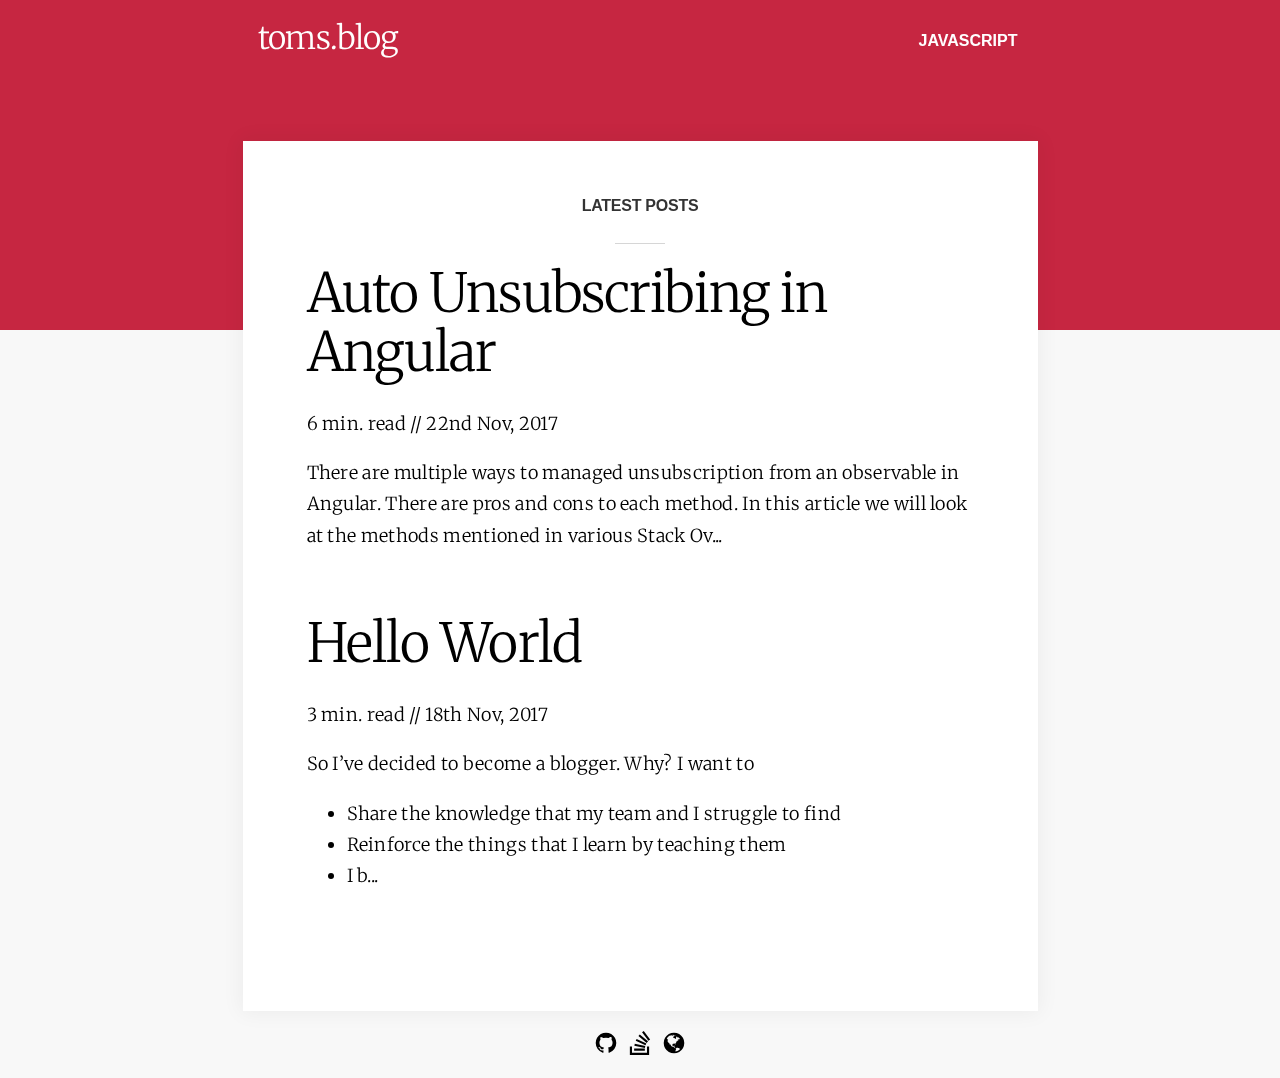
<file: index.html>
<!DOCTYPE html><html lang="en"><head><meta name="viewport" content="width=device-width, initial-scale=1.0"><meta charset="UTF-8"><title>toms.blog</title><meta name="author" content="Tom (jsdevtom)"><meta name="description" content="Read articles about Angular, AI, Rust and JavaScript. Updated regularly and straight to the point."><link rel="canonical" href="https://toms.blog"><link rel="stylesheet" href="/css/normalize.css?__inline=true"><link href="https://fonts.googleapis.com/css?family=Merriweather" rel="stylesheet"><link rel="stylesheet" type="text/css" href="/css/main.css?__inline=true"><link rel="icon" href="/images/favicon_v2.ico"><!-- PWA--><link rel="manifest" href="/manifest.json"><!-- theme-color defines the top bar color--><meta name="theme-color" content="rgb(198, 38, 65)"><!-- Add to home screen for Safari on iOS--><meta name="apple-mobile-web-app-capable" content="yes"><meta name="apple-mobile-web-app-status-bar-style" content="default"><meta name="apple-mobile-web-app-title" content="toms.blog"><link rel="apple-touch-icon" href="/images/favicon_v2.ico"></head><body><div class="header"><h1 class="title"><a href="/">toms.blog</a></h1><ul class="category-list"><li class="category-list-item"><a class="category-list-link" href="/categories/javascript/">JavaScript</a></li></ul></div><div class="red-material"></div><div class="content"><h2 class="paper-title">latest posts</h2><div class="archive"><div><div class="archive-item"><a class="archive-item__link" href="/auto-unsubscribing-in-angular/" rel="noopener"><h2 class="archive-item__link__title">Auto Unsubscribing in Angular</h2><span>6 min. read</span> // <span>22nd Nov, 2017</span><p class="post-content-preview"></p><p>There are multiple ways to managed unsubscription from an observable in Angular. There are pros and cons to each method. In this article we will look at the methods mentioned in various Stack Ov...</p></a></div></div><div><div class="archive-item"><a class="archive-item__link" href="/hello-world/" rel="noopener"><h2 class="archive-item__link__title">Hello World</h2><span>3 min. read</span> // <span>18th Nov, 2017</span><p class="post-content-preview"></p><p>So I’ve decided to become a blogger. Why? I want to </p>
<ul>
<li>Share the knowledge that my team and I struggle to find</li>
<li>Reinforce the things that I learn by teaching them</li>
<li>I b...<p></p></li></ul></a></div></div></div></div><div class="footer"><a href="https://github.com/jsdevtom" target="_blank" rel="noopener"><img class="icon-links" src="/images/icons/github.svg" alt="Tom on GitHub"></a><a href="https://stackoverflow.com/users/5950725/tom" target="_blank" rel="noopener"><img class="icon-links" src="/images/icons/stack-overflow.svg" alt="Tom on Stack Overflow"></a><a href="https://jsdevtom.com" target="_blank" rel="noopener"><img class="icon-links" src="/images/icons/globe.svg" alt="Tom's Website"></a></div><script async defer src="/js/service-worker-registration.js"></script><script async defer src="/js/scrollFade.js"></script></body></html>
</file>
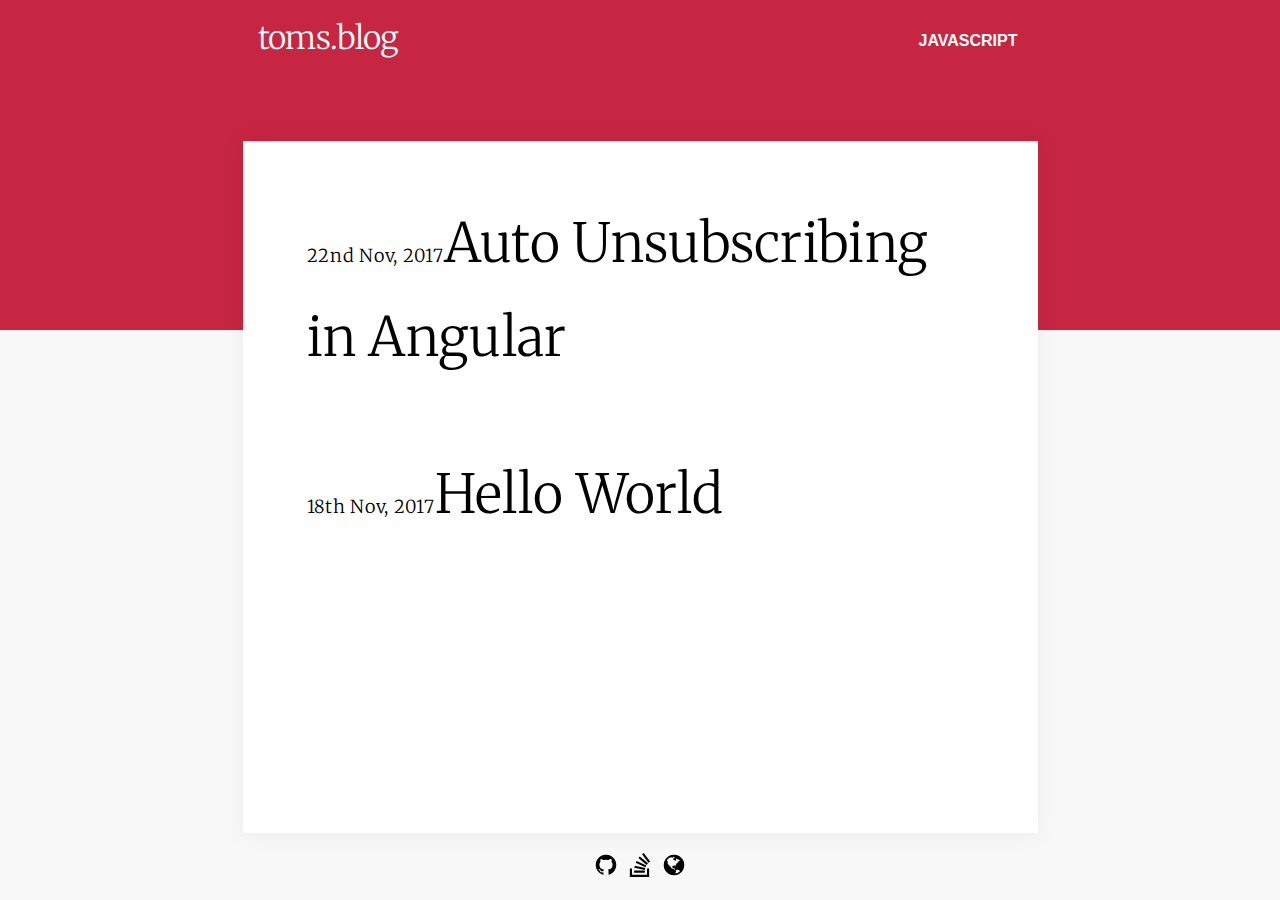
<file: archives/index.html>
<!DOCTYPE html><html lang="en"><head><meta name="viewport" content="width=device-width, initial-scale=1.0"><meta charset="UTF-8"><title>toms.blog</title><meta name="author" content="Tom (jsdevtom)"><meta name="description" content="Read articles about Angular, AI, Rust and JavaScript. Updated regularly and straight to the point."><link rel="canonical" href="https://toms.blog"><link rel="stylesheet" href="/css/normalize.css?__inline=true"><link href="https://fonts.googleapis.com/css?family=Merriweather" rel="stylesheet"><link rel="stylesheet" type="text/css" href="/css/main.css?__inline=true"><link rel="icon" href="/images/favicon_v2.ico"><!-- PWA--><link rel="manifest" href="/manifest.json"><!-- theme-color defines the top bar color--><meta name="theme-color" content="rgb(198, 38, 65)"><!-- Add to home screen for Safari on iOS--><meta name="apple-mobile-web-app-capable" content="yes"><meta name="apple-mobile-web-app-status-bar-style" content="default"><meta name="apple-mobile-web-app-title" content="toms.blog"><link rel="apple-touch-icon" href="/images/favicon_v2.ico"></head><body><div class="header"><h1 class="title"><a href="/">toms.blog</a></h1><ul class="category-list"><li class="category-list-item"><a class="category-list-link" href="/categories/javascript/">JavaScript</a></li></ul></div><div class="red-material"></div><div class="content"><div class="archive"><div class="archive-item"><div><a class="archive-item__link" href="/auto-unsubscribing-in-angular/"><span class="archive-item__link__time" datetime="2017-11-22T22:40:40.000Z">22nd Nov, 2017</span><span class="archive-item__link__title">Auto Unsubscribing in Angular</span></a></div></div><div class="archive-item"><div><a class="archive-item__link" href="/hello-world/"><span class="archive-item__link__time" datetime="2017-11-18T08:39:07.624Z">18th Nov, 2017</span><span class="archive-item__link__title">Hello World</span></a></div></div></div></div><div class="footer"><a href="https://github.com/jsdevtom" target="_blank" rel="noopener"><img class="icon-links" src="/images/icons/github.svg" alt="Tom on GitHub"></a><a href="https://stackoverflow.com/users/5950725/tom" target="_blank" rel="noopener"><img class="icon-links" src="/images/icons/stack-overflow.svg" alt="Tom on Stack Overflow"></a><a href="https://jsdevtom.com" target="_blank" rel="noopener"><img class="icon-links" src="/images/icons/globe.svg" alt="Tom's Website"></a></div><script async defer src="/js/scrollFade.js"></script></body></html>
</file>
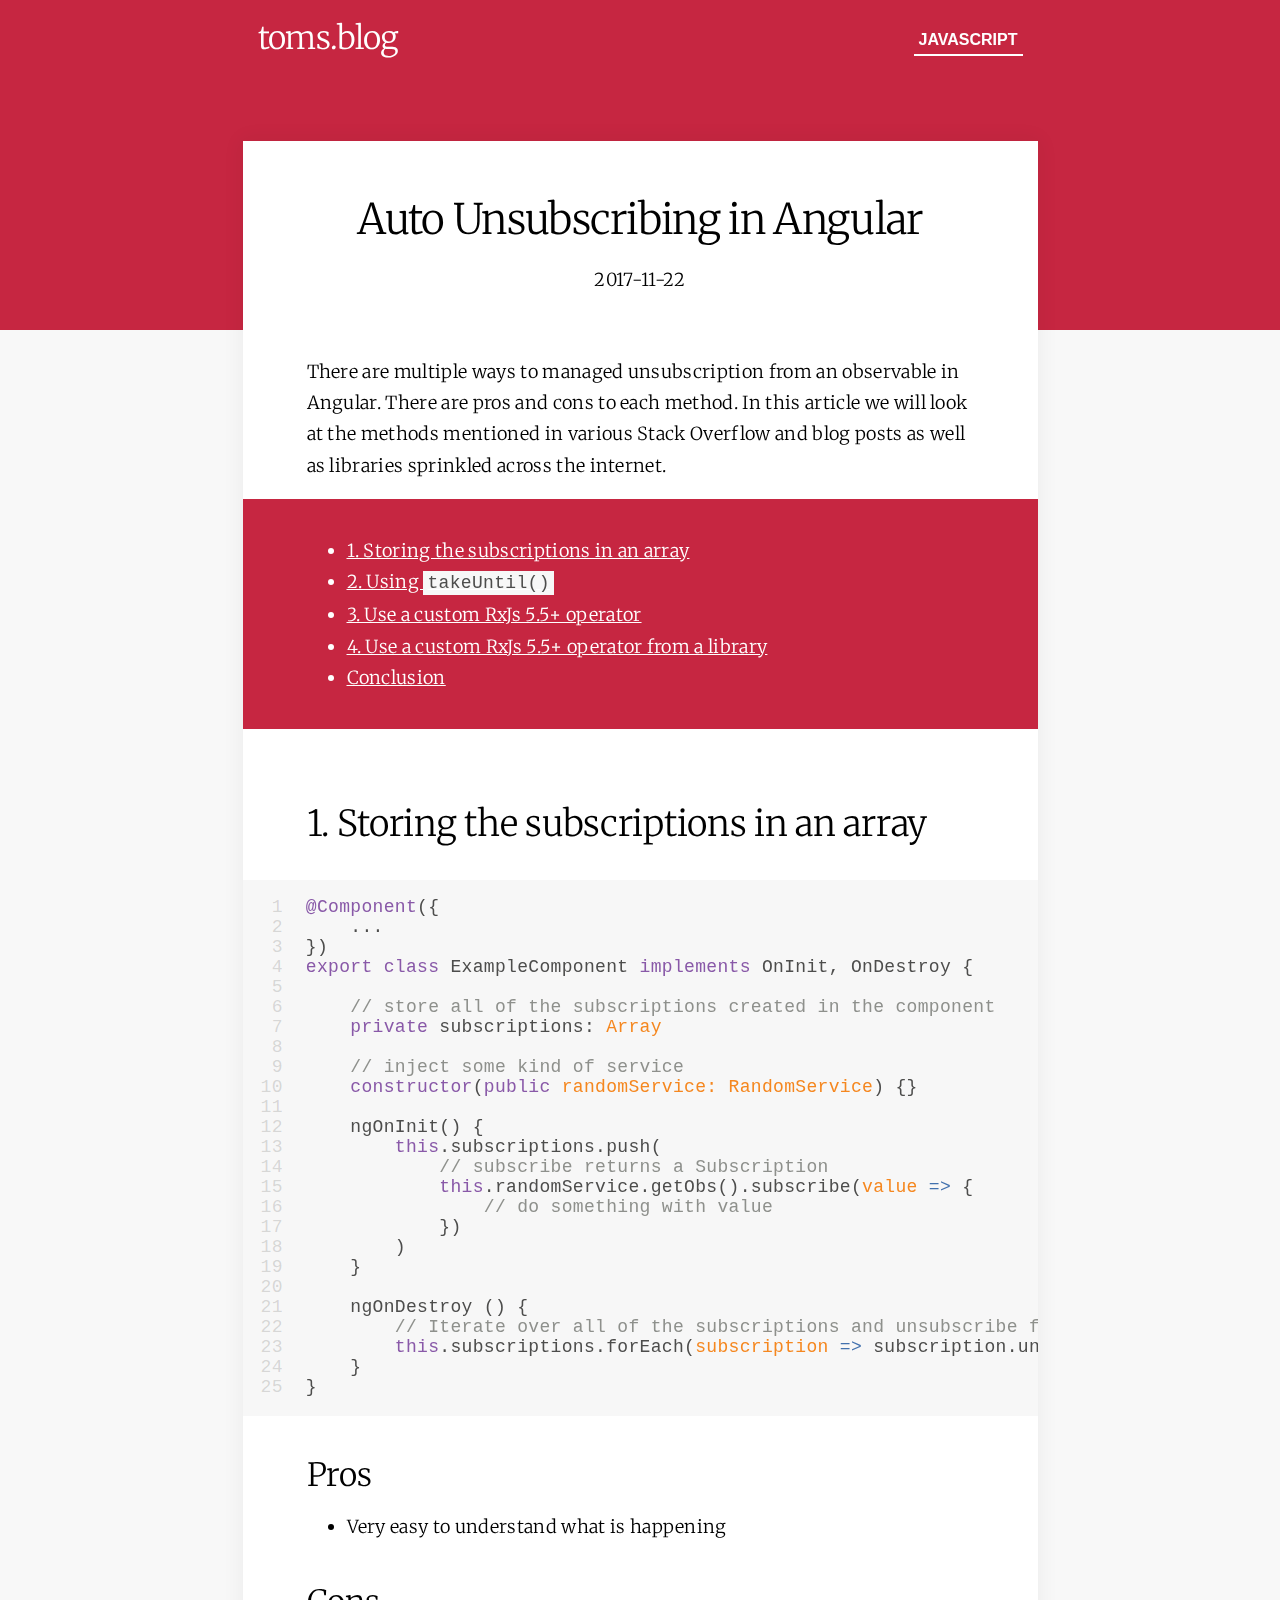
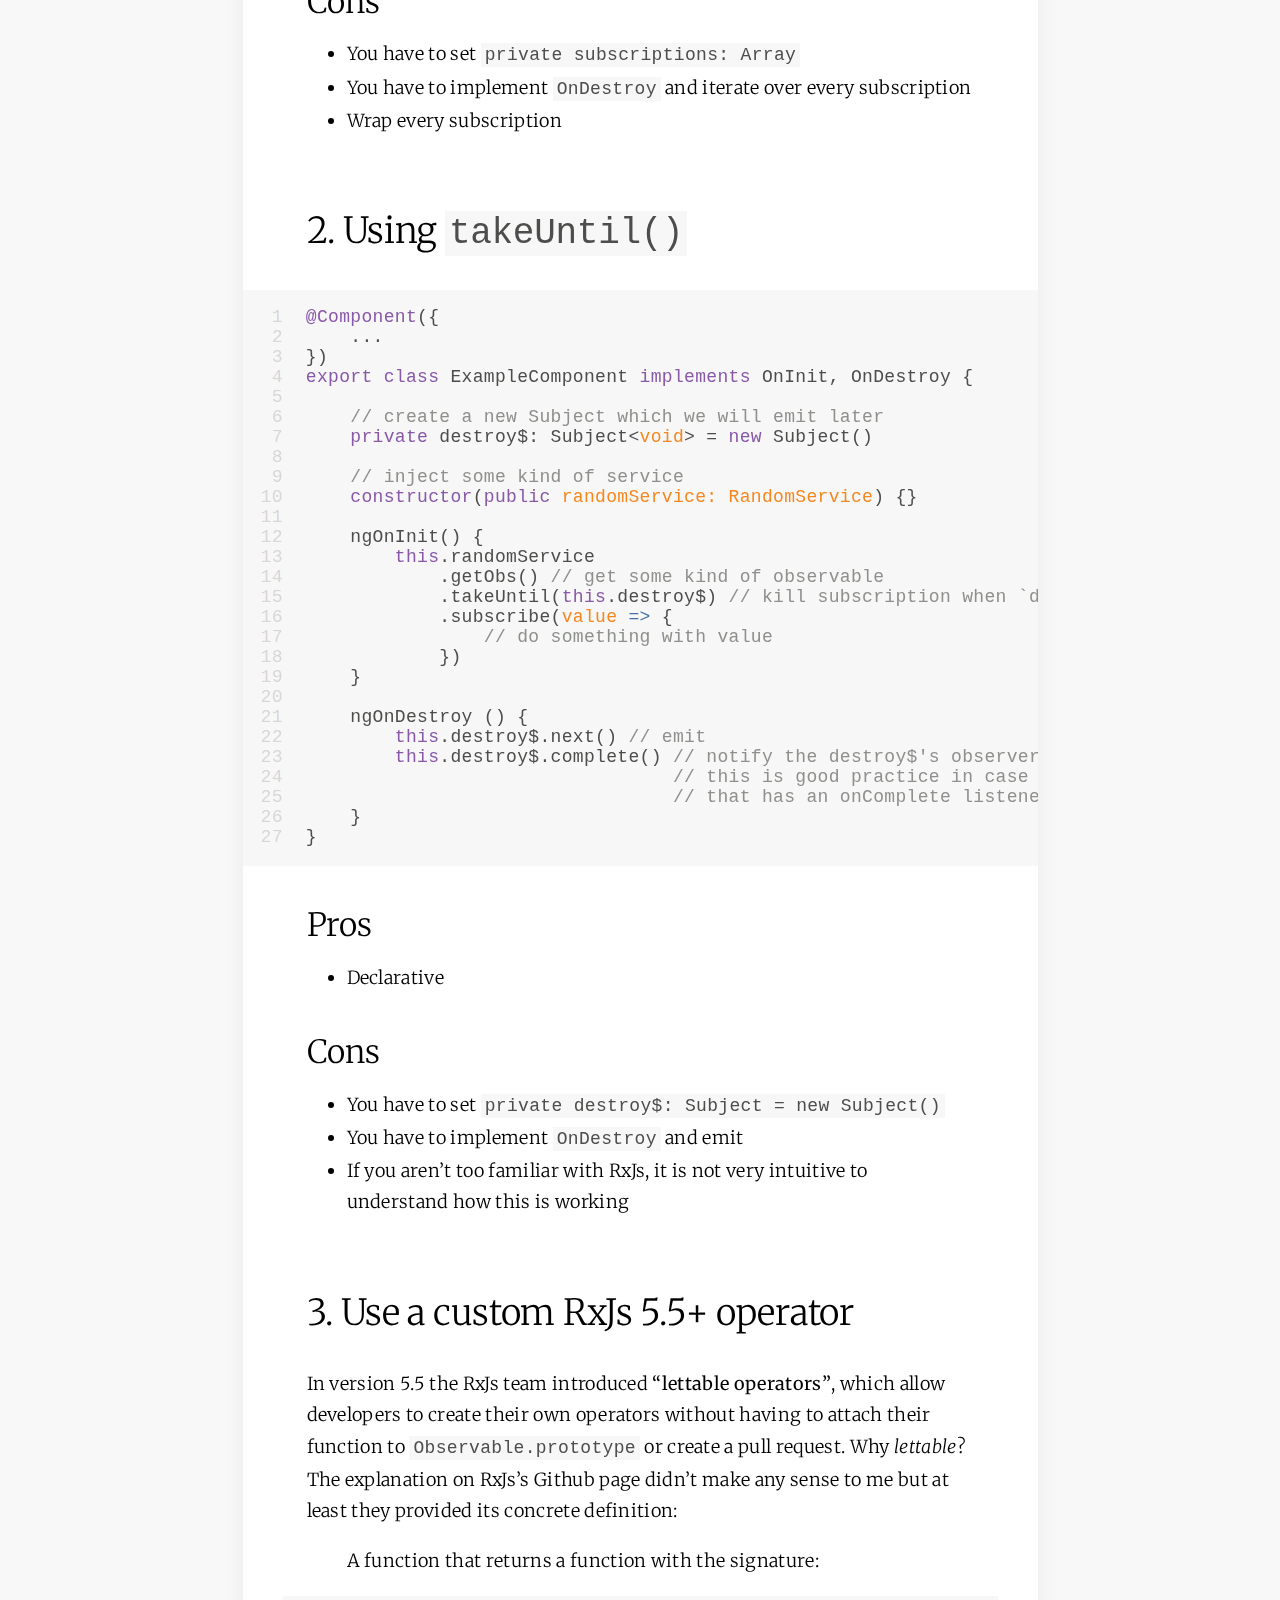
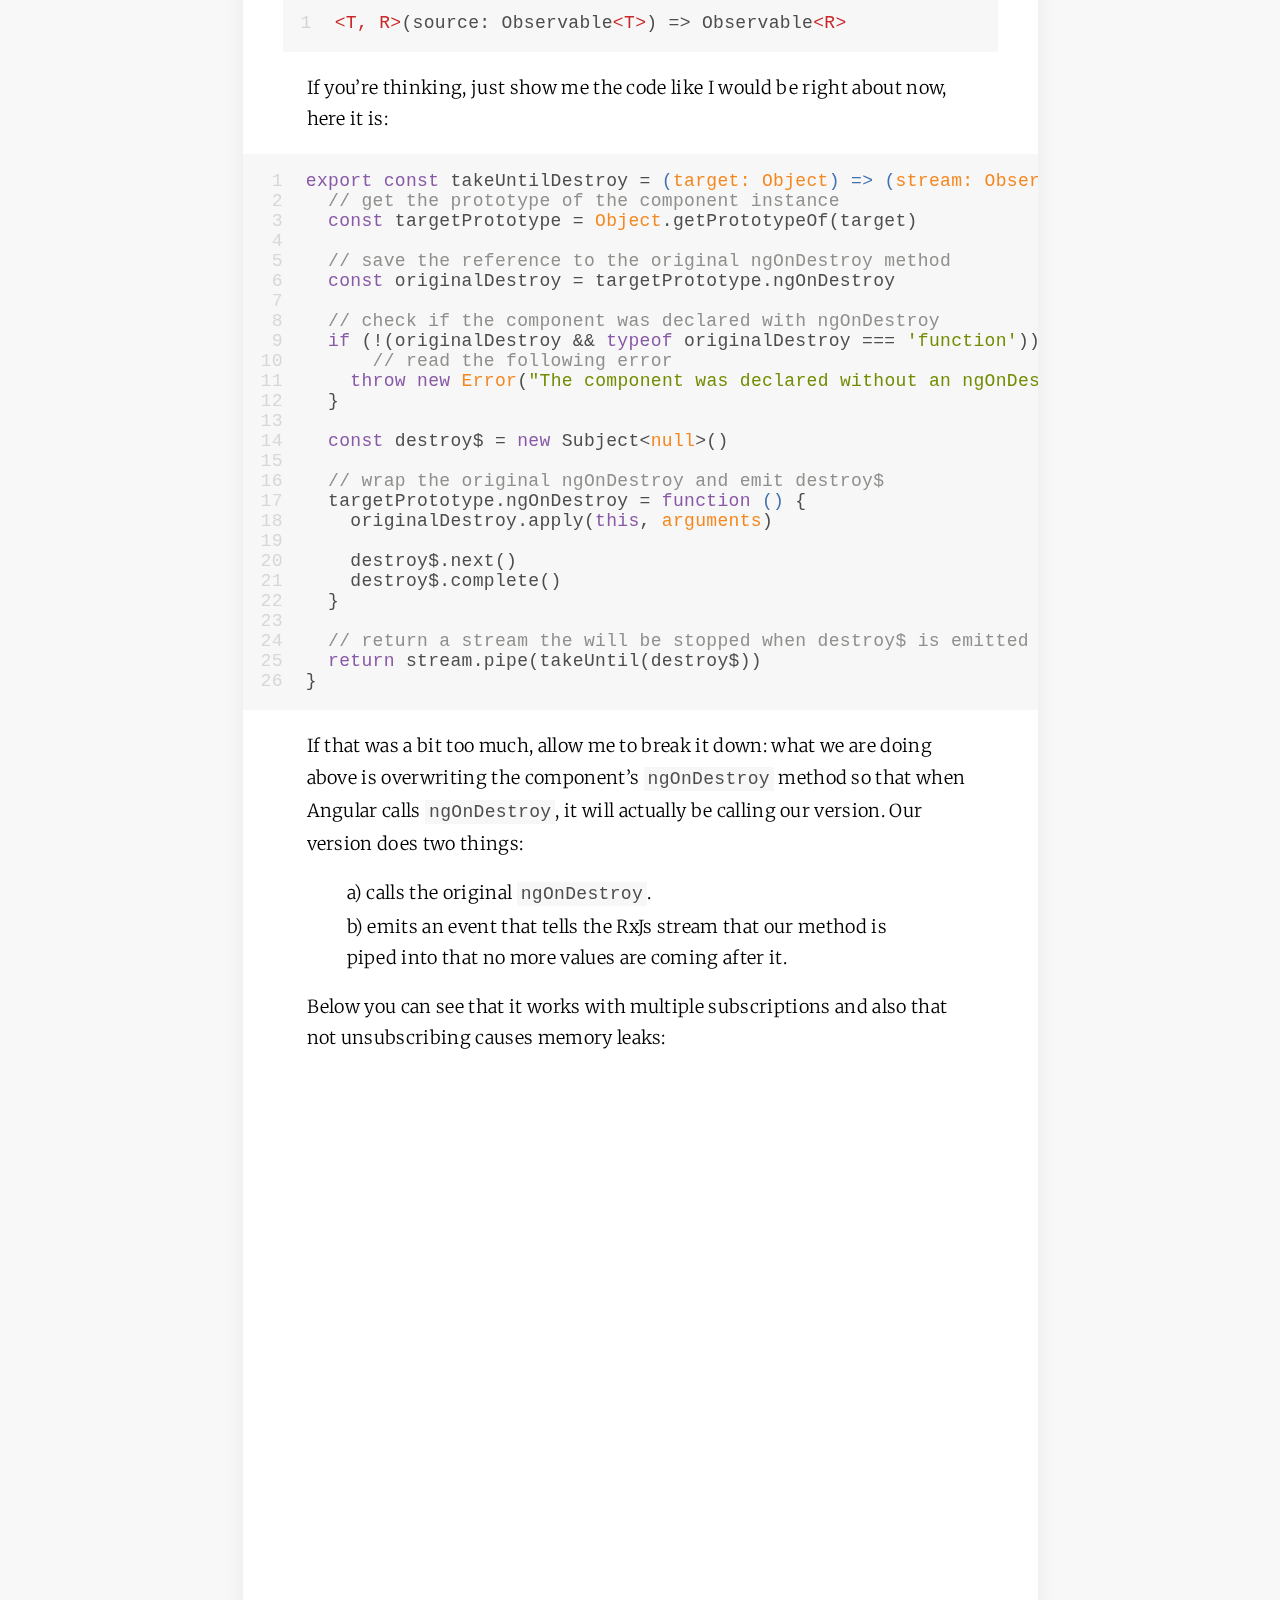
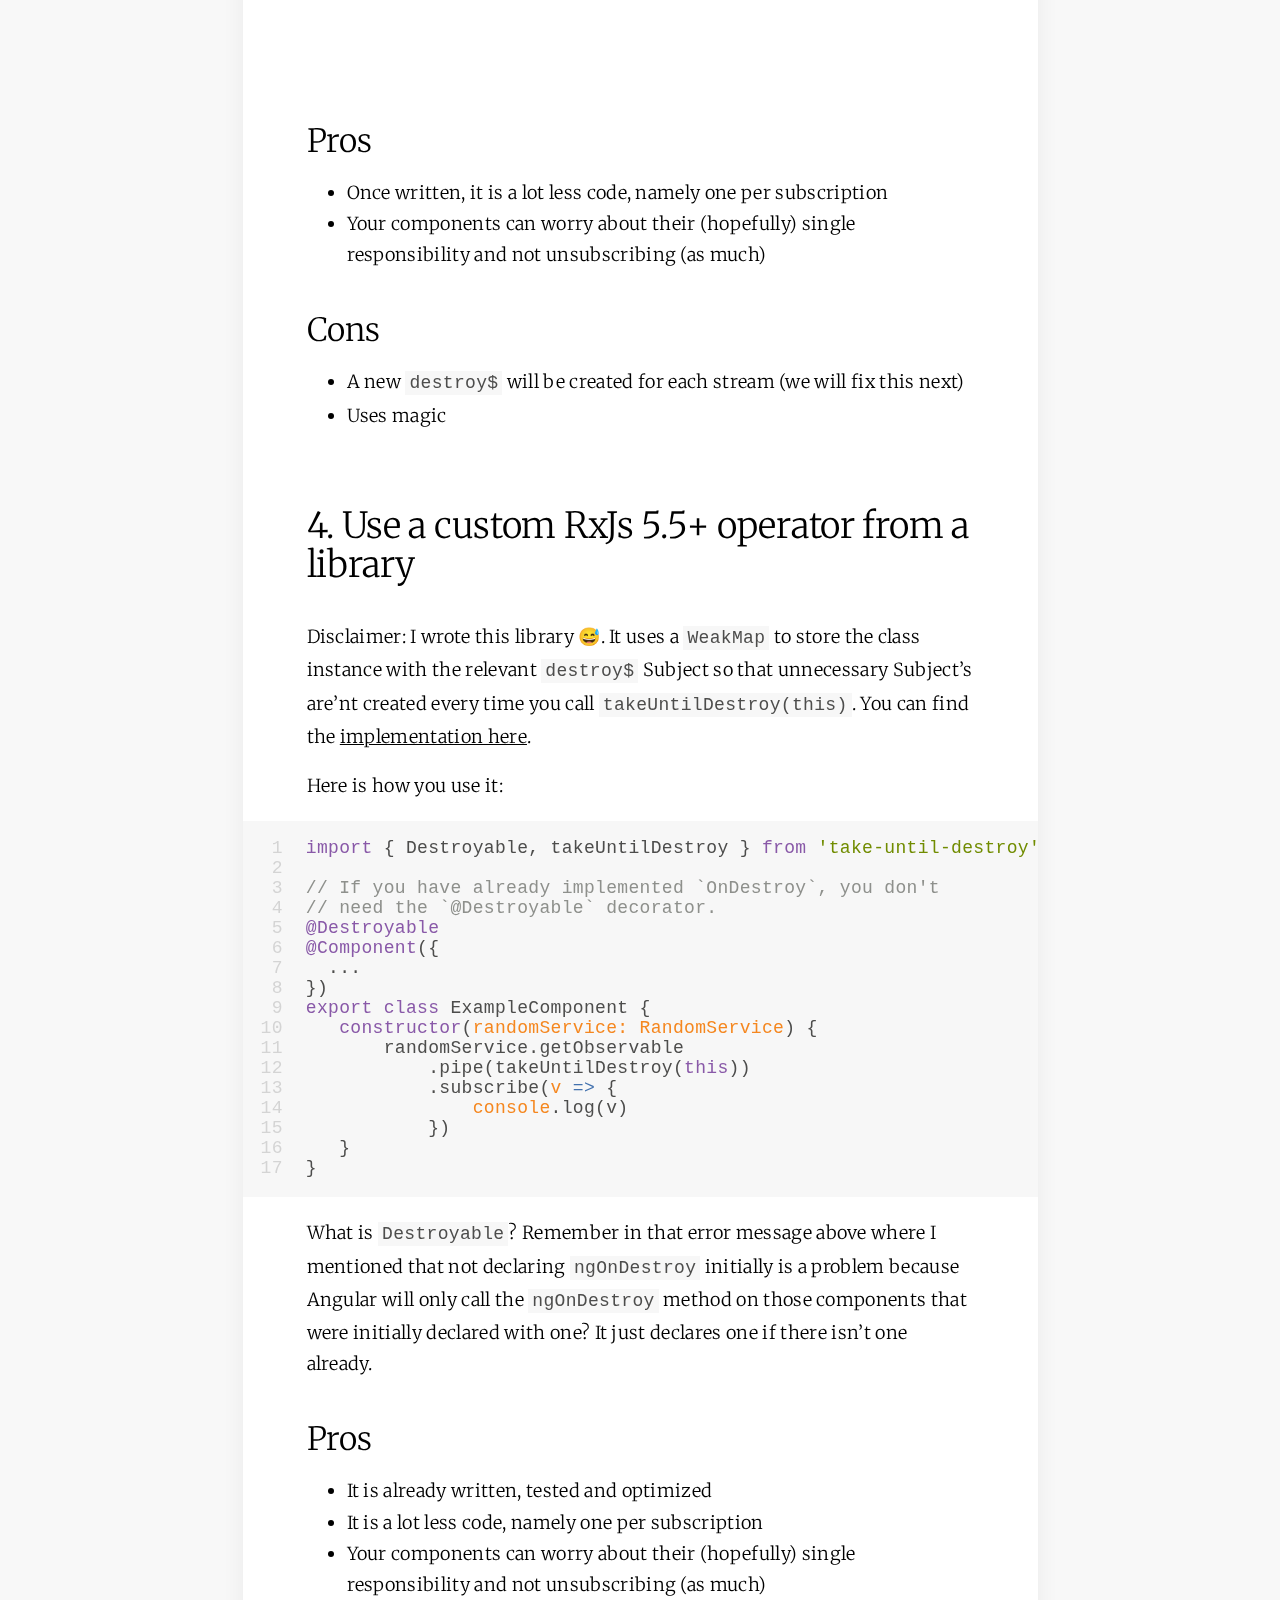
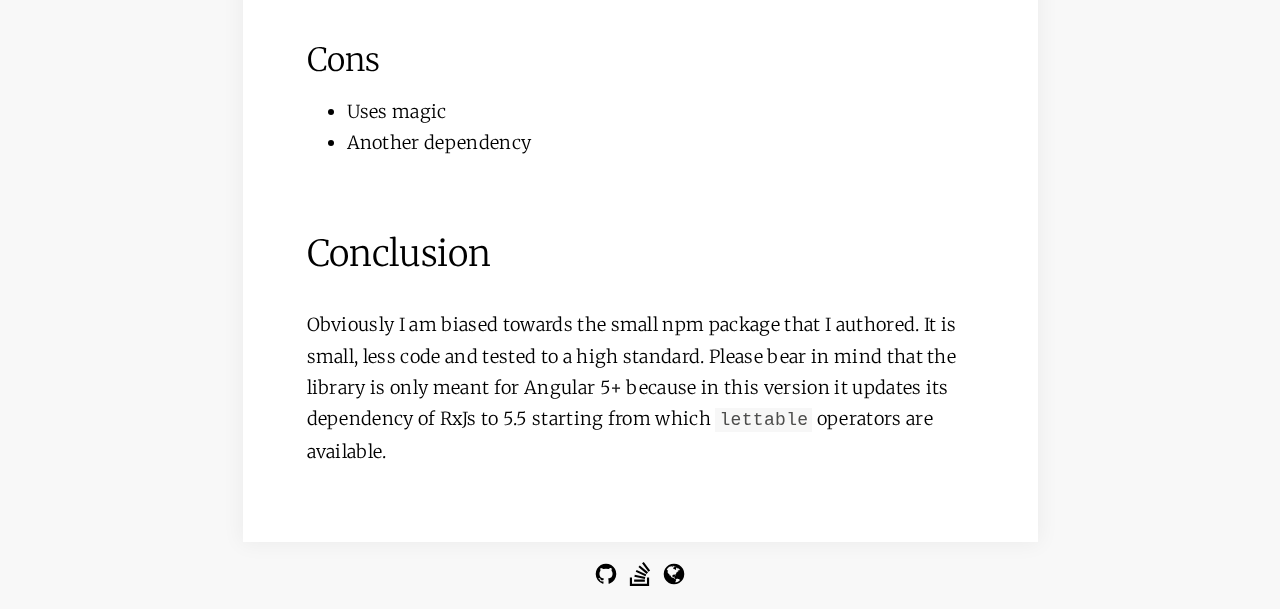
<file: auto-unsubscribing-in-angular/index.html>
<!DOCTYPE html><html lang="en"><head><meta name="viewport" content="width=device-width, initial-scale=1.0"><meta charset="UTF-8"><title>Auto Unsubscribing in Angular | toms.blog</title><meta name="author" content="Tom (jsdevtom)"><meta name="description" content="Read articles about Angular, AI, Rust and JavaScript. Updated regularly and straight to the point."><link rel="canonical" href="https://toms.blog/auto-unsubscribing-in-angular/"><link rel="stylesheet" href="/css/normalize.css?__inline=true"><link href="https://fonts.googleapis.com/css?family=Merriweather" rel="stylesheet"><link rel="stylesheet" type="text/css" href="/css/main.css?__inline=true"><link rel="icon" href="/images/favicon_v2.ico"><!-- PWA--><link rel="manifest" href="/manifest.json"><!-- theme-color defines the top bar color--><meta name="theme-color" content="rgb(198, 38, 65)"><!-- Add to home screen for Safari on iOS--><meta name="apple-mobile-web-app-capable" content="yes"><meta name="apple-mobile-web-app-status-bar-style" content="default"><meta name="apple-mobile-web-app-title" content="toms.blog"><link rel="apple-touch-icon" href="/images/favicon_v2.ico"><meta property="og:locale" content="en_US"><meta property="og:type" content="article"><meta property="og:title" content="Auto Unsubscribing in Angular | toms.blog"><meta property="og:description" content=""><meta property="og:url" content="https://toms.blog/auto-unsubscribing-in-angular/index.html"><meta property="og:site_name" content="toms.blog"><meta property="og:image" content="https://toms.blog/auto-unsubscribing-in-angular/index.html/images/favicon_v2.ico"><meta property="og:image:width" content="256"><meta property="og:image:height" content="256"><meta name="twitter:card" content="summary"><meta name="twitter:title" content="Auto Unsubscribing in Angular | toms.blog"><meta name="twitter:description" content=""><meta name="twitter:image" content="https://toms.blog/auto-unsubscribing-in-angular/index.html/images/favicon_v2.ico"></head><body><div class="header"><h1 class="title"><a href="/">toms.blog</a></h1><ul class="category-list"><li class="category-list-item"><a class="category-list-link current" href="/categories/javascript/">JavaScript</a></li></ul></div><div class="red-material"></div><div class="content"><div class="post-item"><h2 class="post-title-wrapper"><p class="post-title">Auto Unsubscribing in Angular</p></h2><div class="post-date"><time datetime="2017-11-22T22:40:40.000Z">2017-11-22</time></div><div class="post-content"><p>There are multiple ways to managed unsubscription from an observable in Angular. There are pros and cons to each method. In this article we will look at the methods mentioned in various Stack Overflow and blog posts as well as libraries sprinkled across the internet.</p>
<div class="toc">

<!-- toc -->
<ul>
<li><a href="#1-storing-the-subscriptions-in-an-array">1. Storing the subscriptions in an array</a></li>
<li><a href="#2-using-takeuntil">2. Using <code>takeUntil()</code></a></li>
<li><a href="#3-use-a-custom-rxjs-55-operator">3. Use a custom RxJs 5.5+ operator</a></li>
<li><a href="#4-use-a-custom-rxjs-55-operator-from-a-library">4. Use a custom RxJs 5.5+ operator from a library</a></li>
<li><a href="#conclusion">Conclusion</a></li>
</ul>
<!-- tocstop -->
</div>

<h3><span id="1-storing-the-subscriptions-in-an-array">1. Storing the subscriptions in an array</span></h3><figure class="highlight typescript"><table><tr><td class="gutter"><pre><div class="line">1</div><div class="line">2</div><div class="line">3</div><div class="line">4</div><div class="line">5</div><div class="line">6</div><div class="line">7</div><div class="line">8</div><div class="line">9</div><div class="line">10</div><div class="line">11</div><div class="line">12</div><div class="line">13</div><div class="line">14</div><div class="line">15</div><div class="line">16</div><div class="line">17</div><div class="line">18</div><div class="line">19</div><div class="line">20</div><div class="line">21</div><div class="line">22</div><div class="line">23</div><div class="line">24</div><div class="line">25</div></pre></td><td class="code"><pre><div class="line"><span class="meta">@Component</span>({</div><div class="line">    ...</div><div class="line">})</div><div class="line"><span class="keyword">export</span> <span class="keyword">class</span> ExampleComponent <span class="keyword">implements</span> OnInit, OnDestroy {</div><div class="line">    </div><div class="line">    <span class="comment">// store all of the subscriptions created in the component</span></div><div class="line">    <span class="keyword">private</span> subscriptions: <span class="built_in">Array</span><subscription></subscription></div><div class="line">    </div><div class="line">    <span class="comment">// inject some kind of service</span></div><div class="line">    <span class="keyword">constructor</span>(<span class="params"><span class="keyword">public</span> randomService: RandomService</span>) {}</div><div class="line">    </div><div class="line">    ngOnInit() {</div><div class="line">        <span class="keyword">this</span>.subscriptions.push(</div><div class="line">            <span class="comment">// subscribe returns a Subscription</span></div><div class="line">            <span class="keyword">this</span>.randomService.getObs().subscribe(<span class="function"><span class="params">value</span> =></span> {</div><div class="line">                <span class="comment">// do something with value</span></div><div class="line">            })</div><div class="line">        )</div><div class="line">    }</div><div class="line">    </div><div class="line">    ngOnDestroy () {</div><div class="line">        <span class="comment">// Iterate over all of the subscriptions and unsubscribe from every one</span></div><div class="line">        <span class="keyword">this</span>.subscriptions.forEach(<span class="function"><span class="params">subscription</span> =></span> subscription.unsubscribe())</div><div class="line">    }</div><div class="line">}</div></pre></td></tr></table></figure>
<h4><span id="pros">Pros</span></h4><ul>
<li>Very easy to understand what is happening</li>
</ul>
<h4><span id="cons">Cons</span></h4><ul>
<li>You have to set <code>private subscriptions: Array<subscription></subscription></code></li>
<li>You have to implement <code>OnDestroy</code> and iterate over every subscription</li>
<li>Wrap every subscription</li>
</ul>
<h3><span id="2-using-takeuntil">2. Using <code>takeUntil()</code></span></h3><figure class="highlight typescript"><table><tr><td class="gutter"><pre><div class="line">1</div><div class="line">2</div><div class="line">3</div><div class="line">4</div><div class="line">5</div><div class="line">6</div><div class="line">7</div><div class="line">8</div><div class="line">9</div><div class="line">10</div><div class="line">11</div><div class="line">12</div><div class="line">13</div><div class="line">14</div><div class="line">15</div><div class="line">16</div><div class="line">17</div><div class="line">18</div><div class="line">19</div><div class="line">20</div><div class="line">21</div><div class="line">22</div><div class="line">23</div><div class="line">24</div><div class="line">25</div><div class="line">26</div><div class="line">27</div></pre></td><td class="code"><pre><div class="line"><span class="meta">@Component</span>({</div><div class="line">    ...</div><div class="line">})</div><div class="line"><span class="keyword">export</span> <span class="keyword">class</span> ExampleComponent <span class="keyword">implements</span> OnInit, OnDestroy {</div><div class="line">    </div><div class="line">    <span class="comment">// create a new Subject which we will emit later</span></div><div class="line">    <span class="keyword">private</span> destroy$: Subject<<span class="built_in">void</span>> = <span class="keyword">new</span> Subject()</div><div class="line">    </div><div class="line">    <span class="comment">// inject some kind of service</span></div><div class="line">    <span class="keyword">constructor</span>(<span class="params"><span class="keyword">public</span> randomService: RandomService</span>) {}</div><div class="line">    </div><div class="line">    ngOnInit() {</div><div class="line">        <span class="keyword">this</span>.randomService</div><div class="line">            .getObs() <span class="comment">// get some kind of observable</span></div><div class="line">            .takeUntil(<span class="keyword">this</span>.destroy$) <span class="comment">// kill subscription when `destroy$` emits.</span></div><div class="line">            .subscribe(<span class="function"><span class="params">value</span> =></span> {</div><div class="line">                <span class="comment">// do something with value</span></div><div class="line">            })</div><div class="line">    }</div><div class="line">    </div><div class="line">    ngOnDestroy () {</div><div class="line">        <span class="keyword">this</span>.destroy$.next() <span class="comment">// emit </span></div><div class="line">        <span class="keyword">this</span>.destroy$.complete() <span class="comment">// notify the destroy$'s observer(s) that the destroy$ has finished</span></div><div class="line">                                 <span class="comment">// this is good practice in case there is an other observable</span></div><div class="line">                                 <span class="comment">// that has an onComplete listener.</span></div><div class="line">    }</div><div class="line">}</div></pre></td></tr></table></figure>
<h4><span id="pros">Pros</span></h4><ul>
<li>Declarative</li>
</ul>
<h4><span id="cons">Cons</span></h4><ul>
<li>You have to set <code>private destroy$: Subject<void> = new Subject()</void></code></li>
<li>You have to implement <code>OnDestroy</code> and emit</li>
<li>If you aren’t too familiar with RxJs, it is not very intuitive to understand how this is working</li>
</ul>
<h3><span id="3-use-a-custom-rxjs-55-operator">3. Use a custom RxJs 5.5+ operator</span></h3><p>In version 5.5 the RxJs team introduced <strong>“lettable operators”</strong>, which allow developers to create their own operators without having to attach their function to <code>Observable.prototype</code> or create a pull request. Why <em>lettable</em>? The explanation on RxJs’s Github page didn’t make any sense to me but at least they provided its concrete definition:</p>
<blockquote>
<p>A function that returns a function with the signature:<br><figure class="highlight html"><table><tr><td class="gutter"><pre><div class="line">1</div></pre></td><td class="code"><pre><div class="line"><span class="tag"><<span class="name">T,</span> <span class="attr">R</span>></span>(source: Observable<span class="tag"><<span class="name">T</span>></span>) => Observable<span class="tag"><<span class="name">R</span>></span></div></pre></td></tr></table></figure></p>
</blockquote>
<p>If you’re thinking, just show me the code like I would be right about now, here it is:</p>
<figure class="highlight typescript"><table><tr><td class="gutter"><pre><div class="line">1</div><div class="line">2</div><div class="line">3</div><div class="line">4</div><div class="line">5</div><div class="line">6</div><div class="line">7</div><div class="line">8</div><div class="line">9</div><div class="line">10</div><div class="line">11</div><div class="line">12</div><div class="line">13</div><div class="line">14</div><div class="line">15</div><div class="line">16</div><div class="line">17</div><div class="line">18</div><div class="line">19</div><div class="line">20</div><div class="line">21</div><div class="line">22</div><div class="line">23</div><div class="line">24</div><div class="line">25</div><div class="line">26</div></pre></td><td class="code"><pre><div class="line"><span class="keyword">export</span> <span class="keyword">const</span> takeUntilDestroy = <span class="function">(<span class="params">target: <span class="built_in">Object</span></span>) =></span> <t><span class="function">(<span class="params">stream: Observable<t></t></span>) =></span> {</t></div><div class="line">  <span class="comment">// get the prototype of the component instance</span></div><div class="line">  <span class="keyword">const</span> targetPrototype = <span class="built_in">Object</span>.getPrototypeOf(target)</div><div class="line">  </div><div class="line">  <span class="comment">// save the reference to the original ngOnDestroy method</span></div><div class="line">  <span class="keyword">const</span> originalDestroy = targetPrototype.ngOnDestroy</div><div class="line"></div><div class="line">  <span class="comment">// check if the component was declared with ngOnDestroy</span></div><div class="line">  <span class="keyword">if</span> (!(originalDestroy && <span class="keyword">typeof</span> originalDestroy === <span class="string">'function'</span>)) {</div><div class="line">      <span class="comment">// read the following error</span></div><div class="line">    <span class="keyword">throw</span> <span class="keyword">new</span> <span class="built_in">Error</span>(<span class="string">"The component was declared without an ngOnDestroy method. This is a problem because Angular will only call the ngOnDestroy method on those components that were initially declared with one."</span>)</div><div class="line">  }</div><div class="line"></div><div class="line">  <span class="keyword">const</span> destroy$ = <span class="keyword">new</span> Subject<<span class="literal">null</span>>()</div><div class="line"></div><div class="line">  <span class="comment">// wrap the original ngOnDestroy and emit destroy$</span></div><div class="line">  targetPrototype.ngOnDestroy = <span class="function"><span class="keyword">function</span> (<span class="params"></span>) </span>{</div><div class="line">    originalDestroy.apply(<span class="keyword">this</span>, <span class="built_in">arguments</span>)</div><div class="line"></div><div class="line">    destroy$.next()</div><div class="line">    destroy$.complete()</div><div class="line">  }</div><div class="line"></div><div class="line">  <span class="comment">// return a stream the will be stopped when destroy$ is emitted</span></div><div class="line">  <span class="keyword">return</span> stream.pipe(takeUntil(destroy$))</div><div class="line">}</div></pre></td></tr></table></figure>
<p>If that was a bit too much, allow me to break it down: what we are doing above is overwriting the component’s <code>ngOnDestroy</code> method so that when Angular calls <code>ngOnDestroy</code>, it will actually be calling our version. Our version does two things:</p>
<blockquote>
<p>a) calls the original <code>ngOnDestroy</code>.<br>b) emits an event that tells the RxJs stream that our method is piped into that no more values are coming after it.</p>
</blockquote>
<p>Below you can see that it works with multiple subscriptions and also that not unsubscribing causes memory leaks:</p>
<iframe class="stackblitz" src="https://stackblitz.com/edit/autounsubscribe?ctl=1&embed=1&file=app/child-with-auto-unsubscribe/child-with-auto-unsubscribe.component.ts"><br></iframe>

<h4><span id="pros">Pros</span></h4><ul>
<li>Once written, it is a lot less code, namely one per subscription</li>
<li>Your components can worry about their (hopefully) single responsibility and not unsubscribing (as much)</li>
</ul>
<h4><span id="cons">Cons</span></h4><ul>
<li>A new <code>destroy$</code> will be created for each stream (we will fix this next)</li>
<li>Uses magic</li>
</ul>
<h3><span id="4-use-a-custom-rxjs-55-operator-from-a-library">4. Use a custom RxJs 5.5+ operator from a library</span></h3><p>Disclaimer: I wrote this library 😅. It uses a <code>WeakMap</code> to store the class instance with the relevant <code>destroy$</code> Subject so that unnecessary Subject’s are’nt created every time you call <code>takeUntilDestroy(this)</code>. You can find the <a href="https://github.com/jsdevtom/take-until-destroy/blob/master/src/take-until-destroy.ts" target="_blank" rel="external">implementation here</a>. </p>
<p>Here is how you use it:</p>
<figure class="highlight typescript"><table><tr><td class="gutter"><pre><div class="line">1</div><div class="line">2</div><div class="line">3</div><div class="line">4</div><div class="line">5</div><div class="line">6</div><div class="line">7</div><div class="line">8</div><div class="line">9</div><div class="line">10</div><div class="line">11</div><div class="line">12</div><div class="line">13</div><div class="line">14</div><div class="line">15</div><div class="line">16</div><div class="line">17</div></pre></td><td class="code"><pre><div class="line"><span class="keyword">import</span> { Destroyable, takeUntilDestroy } <span class="keyword">from</span> <span class="string">'take-until-destroy'</span></div><div class="line"></div><div class="line"><span class="comment">// If you have already implemented `OnDestroy`, you don't</span></div><div class="line"><span class="comment">// need the `@Destroyable` decorator.</span></div><div class="line"><span class="meta">@Destroyable</span></div><div class="line"><span class="meta">@Component</span>({</div><div class="line">  ...</div><div class="line">})</div><div class="line"><span class="keyword">export</span> <span class="keyword">class</span> ExampleComponent {</div><div class="line">   <span class="keyword">constructor</span>(<span class="params">randomService: RandomService</span>) {</div><div class="line">       randomService.getObservable</div><div class="line">           .pipe(takeUntilDestroy(<span class="keyword">this</span>))</div><div class="line">           .subscribe(<span class="function"><span class="params">v</span> =></span> {</div><div class="line">               <span class="built_in">console</span>.log(v)</div><div class="line">           })</div><div class="line">   }</div><div class="line">}</div></pre></td></tr></table></figure>
<p>What is <code>Destroyable</code>? Remember in that error message above where I mentioned that not declaring <code>ngOnDestroy</code> initially is a problem because Angular will only call the <code>ngOnDestroy</code> method on those components that were initially declared with one? It just declares one if there isn’t one already.</p>
<h4><span id="pros">Pros</span></h4><ul>
<li>It is already written, tested and optimized</li>
<li>It is a lot less code, namely one per subscription</li>
<li>Your components can worry about their (hopefully) single responsibility and not unsubscribing (as much)</li>
</ul>
<h4><span id="cons">Cons</span></h4><ul>
<li>Uses magic</li>
<li>Another dependency</li>
</ul>
<h3><span id="conclusion">Conclusion</span></h3><p>Obviously I am biased towards the small npm package that I authored. It is small, less code and tested to a high standard. Please bear in mind that the library is only meant for Angular 5+ because in this version it updates its dependency of RxJs to 5.5 starting from which <code>lettable</code> operators are available.</p>
</div><div class="disqus"><div id="disqus_thread"></div><script>const disqus_config = function () {
    this.page.url = page.permalink;
    this.page.identifier = config.disqus_shortname;
};
(function () {
    var d = document, s = d.createElement('script');
    s.src = 'https://tom-s-blog.disqus.com/embed.js';
    s.setAttribute('data-timestamp', +new Date());
    (d.head || d.body).appendChild(s);
})();</script></div></div></div><div class="footer"><a href="https://github.com/jsdevtom" target="_blank" rel="noopener"><img class="icon-links" src="/images/icons/github.svg" alt="Tom on GitHub"></a><a href="https://stackoverflow.com/users/5950725/tom" target="_blank" rel="noopener"><img class="icon-links" src="/images/icons/stack-overflow.svg" alt="Tom on Stack Overflow"></a><a href="https://jsdevtom.com" target="_blank" rel="noopener"><img class="icon-links" src="/images/icons/globe.svg" alt="Tom's Website"></a></div><script async defer src="/js/scrollFade.js"></script></body></html>
</file>
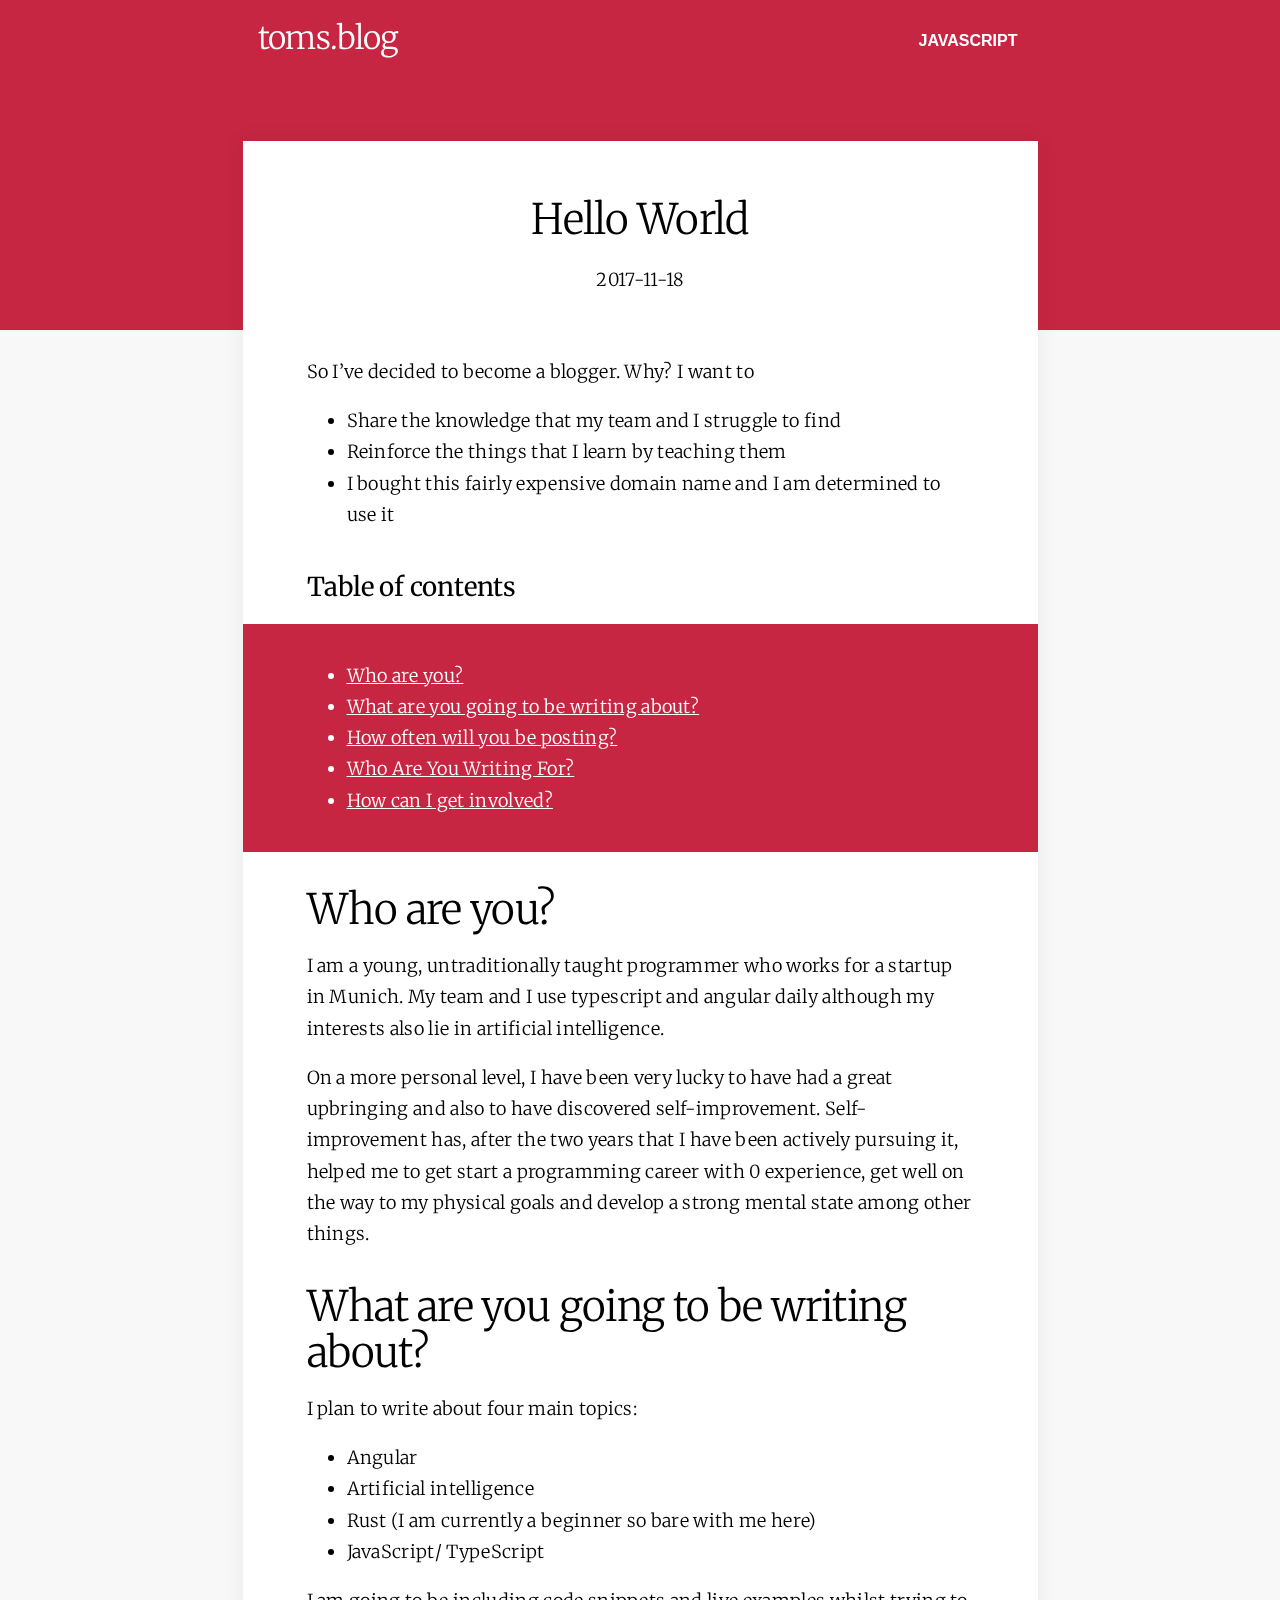
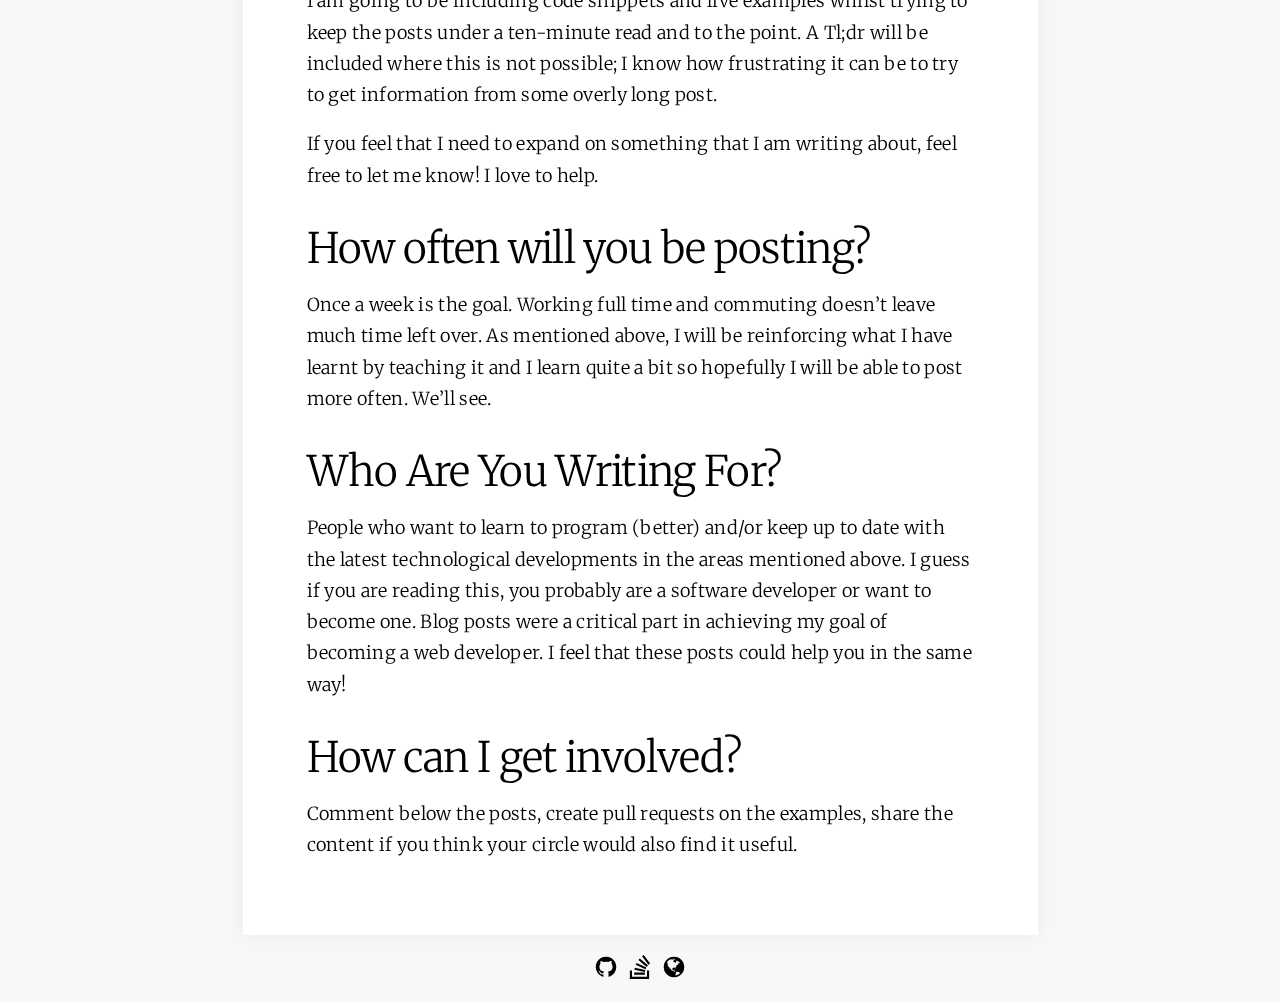
<file: hello-world/index.html>
<!DOCTYPE html><html lang="en"><head><meta name="viewport" content="width=device-width, initial-scale=1.0"><meta charset="UTF-8"><title>Hello World | toms.blog</title><meta name="author" content="Tom (jsdevtom)"><meta name="description" content="Read articles about Angular, AI, Rust and JavaScript. Updated regularly and straight to the point."><link rel="canonical" href="https://toms.blog/hello-world/"><link rel="stylesheet" href="/css/normalize.css?__inline=true"><link href="https://fonts.googleapis.com/css?family=Merriweather" rel="stylesheet"><link rel="stylesheet" type="text/css" href="/css/main.css?__inline=true"><link rel="icon" href="/images/favicon_v2.ico"><!-- PWA--><link rel="manifest" href="/manifest.json"><!-- theme-color defines the top bar color--><meta name="theme-color" content="rgb(198, 38, 65)"><!-- Add to home screen for Safari on iOS--><meta name="apple-mobile-web-app-capable" content="yes"><meta name="apple-mobile-web-app-status-bar-style" content="default"><meta name="apple-mobile-web-app-title" content="toms.blog"><link rel="apple-touch-icon" href="/images/favicon_v2.ico"><meta property="og:locale" content="en_US"><meta property="og:type" content="article"><meta property="og:title" content="Hello World | toms.blog"><meta property="og:description" content=""><meta property="og:url" content="https://toms.blog/hello-world/index.html"><meta property="og:site_name" content="toms.blog"><meta property="og:image" content="https://toms.blog/hello-world/index.html/images/favicon_v2.ico"><meta property="og:image:width" content="256"><meta property="og:image:height" content="256"><meta name="twitter:card" content="summary"><meta name="twitter:title" content="Hello World | toms.blog"><meta name="twitter:description" content=""><meta name="twitter:image" content="https://toms.blog/hello-world/index.html/images/favicon_v2.ico"></head><body><div class="header"><h1 class="title"><a href="/">toms.blog</a></h1><ul class="category-list"><li class="category-list-item"><a class="category-list-link" href="/categories/javascript/">JavaScript</a></li></ul></div><div class="red-material"></div><div class="content"><div class="post-item"><h2 class="post-title-wrapper"><p class="post-title">Hello World</p></h2><div class="post-date"><time datetime="2017-11-18T08:39:07.624Z">2017-11-18</time></div><div class="post-content"><p>So I’ve decided to become a blogger. Why? I want to </p>
<ul>
<li>Share the knowledge that my team and I struggle to find</li>
<li>Reinforce the things that I learn by teaching them</li>
<li>I bought this fairly expensive domain name and I am determined to use it</li>
</ul>
<p></p><h5 class="table-of-contents-header"><span id="table-of-contents">Table of contents</span></h5><p></p>
<div class="toc">

<!-- toc -->
<ul>
<li><a href="#who-are-you">Who are you?</a></li>
<li><a href="#what-are-you-going-to-be-writing-about">What are you going to be writing about?</a></li>
<li><a href="#how-often-will-you-be-posting">How often will you be posting?</a></li>
<li><a href="#who-are-you-writing-for">Who Are You Writing For?</a></li>
<li><a href="#how-can-i-get-involved">How can I get involved?</a></li>
</ul>
<!-- tocstop -->
</div>


<h2><span id="who-are-you">Who are you?</span></h2><p>I am a young, untraditionally taught programmer who works for a startup in Munich. My team and I use typescript and angular daily although my interests also lie in artificial intelligence.</p>
<p>On a more personal level, I have been very lucky to have had a great upbringing and also to have discovered self-improvement. Self-improvement has, after the two years that I have been actively pursuing it, helped me to get start a programming career with 0 experience, get well on the way to my physical goals and develop a strong mental state among other things.</p>
<h2><span id="what-are-you-going-to-be-writing-about">What are you going to be writing about?</span></h2><p>I plan to write about four main topics:</p>
<ul>
<li>Angular</li>
<li>Artificial intelligence</li>
<li>Rust (I am currently a beginner so bare with me here)</li>
<li>JavaScript/ TypeScript</li>
</ul>
<p>I am going to be including code snippets and live examples whilst trying to keep the posts under a ten-minute read and to the point. A Tl;dr will be included where this is not possible; I know how frustrating it can be to try to get information from some overly long post. </p>
<p>If you feel that I need to expand on something that I am writing about, feel free to let me know! I love to help.</p>
<h2><span id="how-often-will-you-be-posting">How often will you be posting?</span></h2><p>Once a week is the goal. Working full time and commuting doesn’t leave much time left over. As mentioned above, I will be reinforcing what I have learnt by teaching it and I learn quite a bit so hopefully I will be able to post more often. We’ll see.</p>
<h2><span id="who-are-you-writing-for">Who Are You Writing For?</span></h2><p>People who want to learn to program (better) and/or keep up to date with the latest technological developments in the areas mentioned above. I guess if you are reading this, you probably are a software developer or want to become one. Blog posts were a critical part in achieving my goal of becoming a web developer. I feel that these posts could help you in the same way!</p>
<h2><span id="how-can-i-get-involved">How can I get involved?</span></h2><p>Comment below the posts, create pull requests on the examples, share the content if you think your circle would also find it useful.</p>
</div><div class="disqus"><div id="disqus_thread"></div><script>const disqus_config = function () {
    this.page.url = page.permalink;
    this.page.identifier = config.disqus_shortname;
};
(function () {
    var d = document, s = d.createElement('script');
    s.src = 'https://tom-s-blog.disqus.com/embed.js';
    s.setAttribute('data-timestamp', +new Date());
    (d.head || d.body).appendChild(s);
})();</script></div></div></div><div class="footer"><a href="https://github.com/jsdevtom" target="_blank" rel="noopener"><img class="icon-links" src="/images/icons/github.svg" alt="Tom on GitHub"></a><a href="https://stackoverflow.com/users/5950725/tom" target="_blank" rel="noopener"><img class="icon-links" src="/images/icons/stack-overflow.svg" alt="Tom on Stack Overflow"></a><a href="https://jsdevtom.com" target="_blank" rel="noopener"><img class="icon-links" src="/images/icons/globe.svg" alt="Tom's Website"></a></div><script async defer src="/js/scrollFade.js"></script></body></html>
</file>
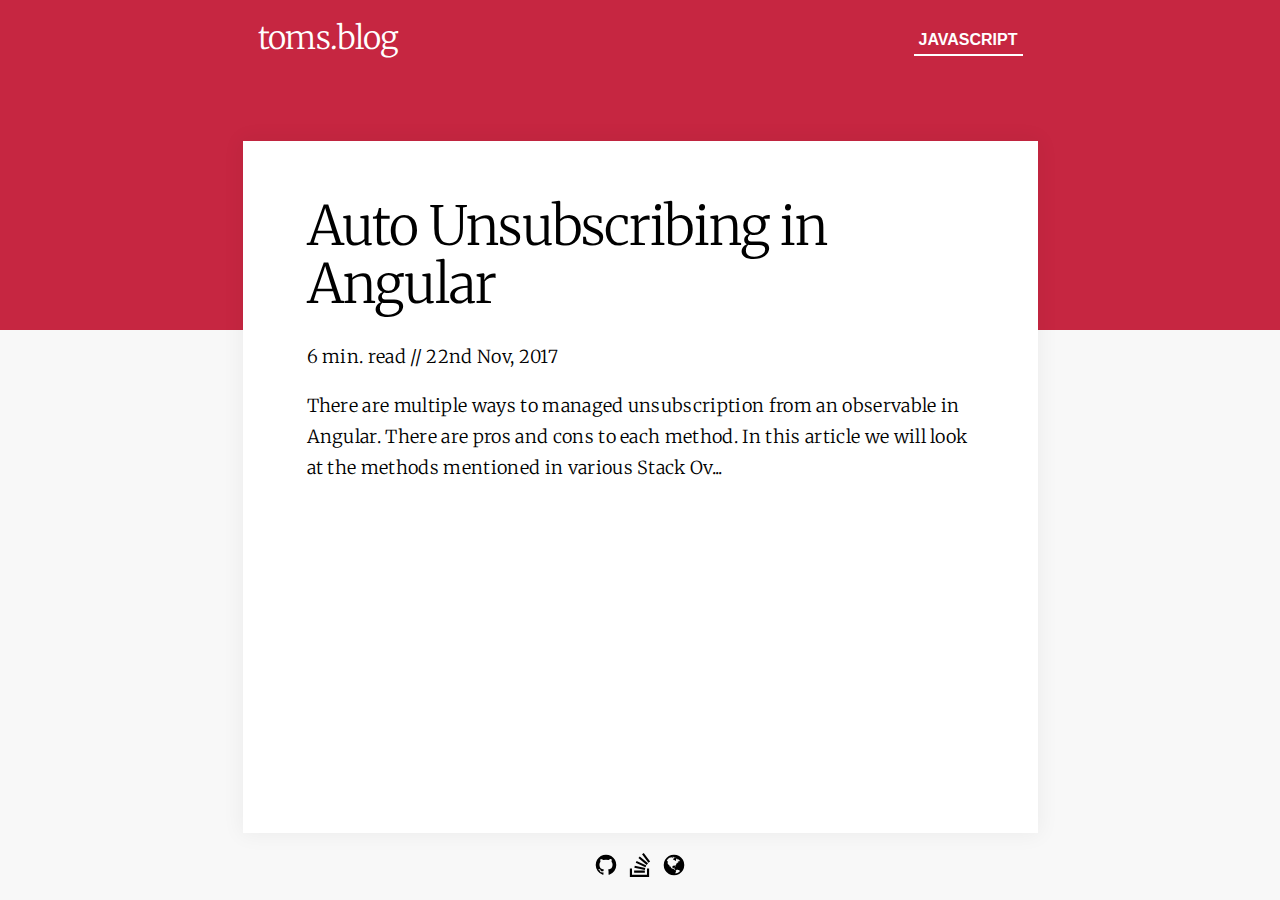
<file: categories/javascript/index.html>
<!DOCTYPE html><html lang="en"><head><meta name="viewport" content="width=device-width, initial-scale=1.0"><meta charset="UTF-8"><title>toms.blog</title><meta name="author" content="Tom (jsdevtom)"><meta name="description" content="Read articles about Angular, AI, Rust and JavaScript. Updated regularly and straight to the point."><link rel="canonical" href="https://toms.blog"><link rel="stylesheet" href="/css/normalize.css?__inline=true"><link href="https://fonts.googleapis.com/css?family=Merriweather" rel="stylesheet"><link rel="stylesheet" type="text/css" href="/css/main.css?__inline=true"><link rel="icon" href="/images/favicon_v2.ico"><!-- PWA--><link rel="manifest" href="/manifest.json"><!-- theme-color defines the top bar color--><meta name="theme-color" content="rgb(198, 38, 65)"><!-- Add to home screen for Safari on iOS--><meta name="apple-mobile-web-app-capable" content="yes"><meta name="apple-mobile-web-app-status-bar-style" content="default"><meta name="apple-mobile-web-app-title" content="toms.blog"><link rel="apple-touch-icon" href="/images/favicon_v2.ico"></head><body><div class="header"><h1 class="title"><a href="/">toms.blog</a></h1><ul class="category-list"><li class="category-list-item"><a class="category-list-link current" href="/categories/javascript/">JavaScript</a></li></ul></div><div class="red-material"></div><div class="content"><div class="archive"><div><div class="archive-item"><a class="archive-item__link" href="/auto-unsubscribing-in-angular/" rel="noopener"><h2 class="archive-item__link__title">Auto Unsubscribing in Angular</h2><span>6 min. read</span> // <span>22nd Nov, 2017</span><p class="post-content-preview"></p><p>There are multiple ways to managed unsubscription from an observable in Angular. There are pros and cons to each method. In this article we will look at the methods mentioned in various Stack Ov...</p></a></div></div></div></div><div class="footer"><a href="https://github.com/jsdevtom" target="_blank" rel="noopener"><img class="icon-links" src="/images/icons/github.svg" alt="Tom on GitHub"></a><a href="https://stackoverflow.com/users/5950725/tom" target="_blank" rel="noopener"><img class="icon-links" src="/images/icons/stack-overflow.svg" alt="Tom on Stack Overflow"></a><a href="https://jsdevtom.com" target="_blank" rel="noopener"><img class="icon-links" src="/images/icons/globe.svg" alt="Tom's Website"></a></div><script async defer src="/js/scrollFade.js"></script></body></html>
</file>
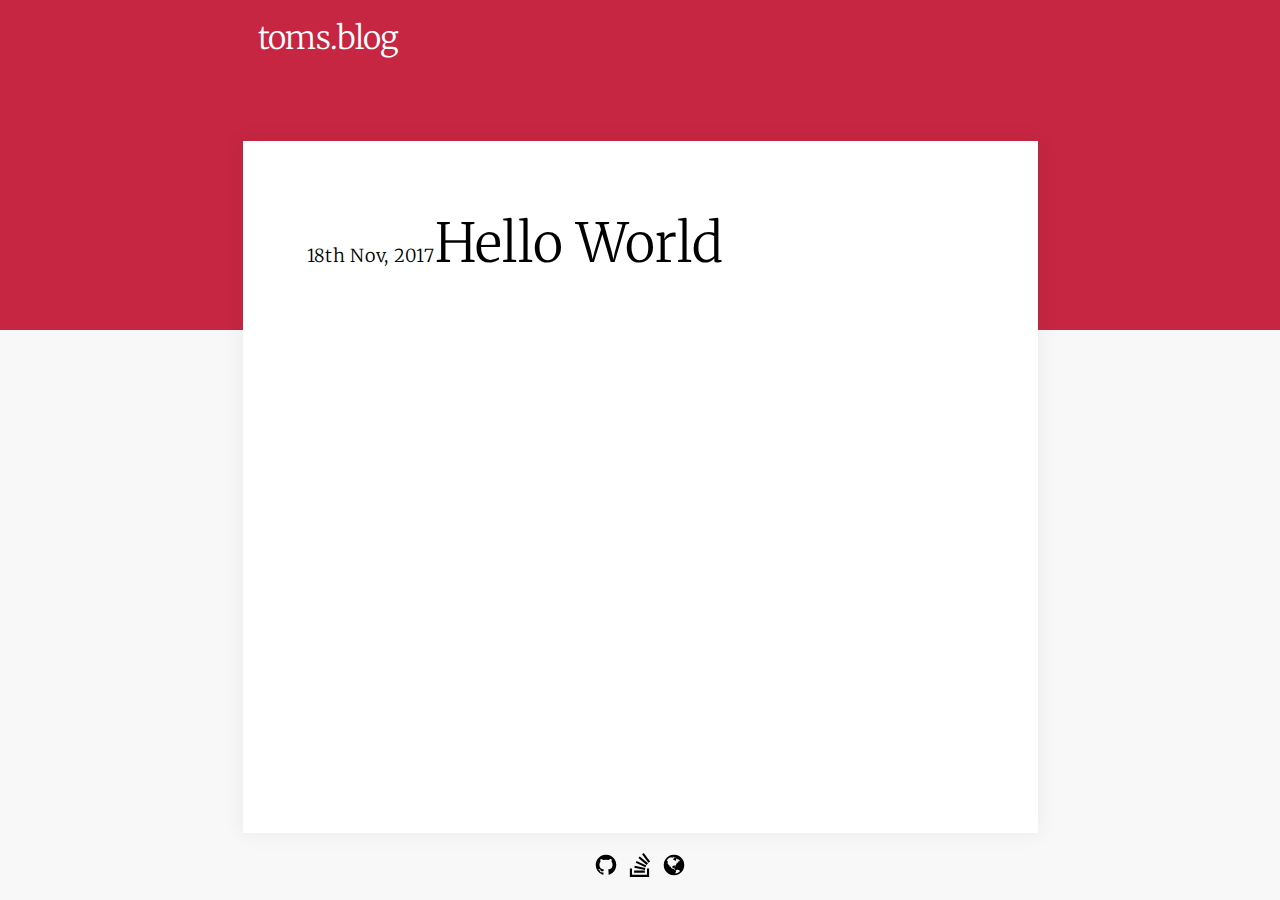
<file: tags/fight/index.html>
<!DOCTYPE html><html lang="en"><head><meta name="viewport" content="width=device-width,initial-scale=1"><meta charset="UTF-8"><title>toms.blog</title><meta name="author" content="Tom"><link rel="canonical"><style type="text/css">/*! normalize.css v4.2.0 | MIT License | github.com/necolas/normalize.css */html{font-family:sans-serif;line-height:1.15;-ms-text-size-adjust:100%;-webkit-text-size-adjust:100%}body{margin:0}article,aside,footer,header,nav,section{display:block}h1{font-size:2em;margin:.67em 0}figcaption,figure,main{display:block}figure{margin:1em 40px}hr{box-sizing:content-box;height:0;overflow:visible}pre{font-family:monospace,monospace;font-size:1em}a{background-color:transparent;-webkit-text-decoration-skip:objects}a:active,a:hover{outline-width:0}abbr[title]{border-bottom:none;text-decoration:underline;text-decoration:underline dotted}b,strong{font-weight:inherit}b,strong{font-weight:bolder}code,kbd,samp{font-family:monospace,monospace;font-size:1em}dfn{font-style:italic}mark{background-color:#ff0;color:#000}small{font-size:80%}sub,sup{font-size:75%;line-height:0;position:relative;vertical-align:baseline}sub{bottom:-.25em}sup{top:-.5em}audio,video{display:inline-block}audio:not([controls]){display:none;height:0}img{border-style:none}svg:not(:root){overflow:hidden}button,input,optgroup,select,textarea{font-family:sans-serif;font-size:100%;line-height:1.15;margin:0}button,input{overflow:visible}button,select{text-transform:none}[type=reset],[type=submit],button,html [type=button]{-webkit-appearance:button}[type=button]::-moz-focus-inner,[type=reset]::-moz-focus-inner,[type=submit]::-moz-focus-inner,button::-moz-focus-inner{border-style:none;padding:0}[type=button]:-moz-focusring,[type=reset]:-moz-focusring,[type=submit]:-moz-focusring,button:-moz-focusring{outline:1px dotted ButtonText}fieldset{border:1px solid silver;margin:0 2px;padding:.35em .625em .75em}legend{box-sizing:border-box;color:inherit;display:table;max-width:100%;padding:0;white-space:normal}progress{display:inline-block;vertical-align:baseline}textarea{overflow:auto}[type=checkbox],[type=radio]{box-sizing:border-box;padding:0}[type=number]::-webkit-inner-spin-button,[type=number]::-webkit-outer-spin-button{height:auto}[type=search]{-webkit-appearance:textfield;outline-offset:-2px}[type=search]::-webkit-search-cancel-button,[type=search]::-webkit-search-decoration{-webkit-appearance:none}::-webkit-file-upload-button{-webkit-appearance:button;font:inherit}details,menu{display:block}summary{display:list-item}canvas{display:inline-block}template{display:none}[hidden]{display:none}</style><link href="https://fonts.googleapis.com/css?family=Merriweather" rel="stylesheet"><style type="text/css">.content,.content-width,.header{width:100%;max-width:795px}@media screen and (min-width:90%){.content,.content-width,.header{width:90%}}.code-block,.highlight,pre{overflow:auto;margin:20px 0;padding:15px;font-size:1em;color:#4d4d4c;background:#f7f7f7;line-height:1em}code,pre{font-family:"Courier New",monospace}code{padding:2px 4px;word-wrap:break-all;color:#4d4d4c;background:#f7f7f7;border-radius:inherit;font-size:1em}pre code{padding:0;color:#4d4d4c;background:0 0;text-shadow:none}.highlight pre{border:none;margin:0;padding:1px}.highlight table{margin:0;width:auto;border:none}.highlight td{border:none;padding:0}.highlight figcaption{font-size:1em;color:#4d4d4c;line-height:1em;margin-bottom:1em}.highlight figcaption:after{content:"";display:table;clear:both}.highlight figcaption a{float:right;color:#4d4d4c}.highlight figcaption a:hover{border-bottom-color:#4d4d4c}.highlight .gutter pre{color:rgba(77,77,76,.2);text-align:right;padding-right:20px}.highlight .line{height:20px}.gutter{-webkit-user-select:none;-moz-user-select:none;-ms-user-select:none;user-select:none}.gist table{width:auto}.gist table td{border:none}pre .deletion{background:#fdd}pre .addition{background:#dfd}pre .meta{color:#8959a8}pre .comment{color:#8e908c}pre .attribute,pre .css .class,pre .css .id,pre .css .pseudo,pre .html .doctype,pre .regexp,pre .ruby .constant,pre .tag,pre .variable,pre .xml .doctype,pre .xml .pi,pre .xml .tag .title{color:#c82829}pre .built_in,pre .builtin-name,pre .command,pre .constant,pre .literal,pre .number,pre .params,pre .preprocessor{color:#f5871f}pre .css .rules .attribute,pre .formula,pre .header,pre .inheritance,pre .number,pre .ruby .class .title,pre .ruby .symbol,pre .special,pre .string,pre .value,pre .xml .cdata{color:#718c00}pre .css .hexcolor,pre .title{color:#3e999f}pre .coffeescript .title,pre .function,pre .javascript .title,pre .perl .sub,pre .python .decorator,pre .python .title,pre .ruby .function .title,pre .ruby .title .keyword{color:#4271ae}pre .javascript .function,pre .keyword{color:#8959a8}.archive{max-width:810px;margin:0 auto}.archive-item{margin-bottom:3.5em}.archive-item p{margin-top:0}.archive-item__link{color:#000;text-decoration:none}.archive-item__link__time{letter-spacing:.04em;display:inline-block;width:auto}.archive-item__link__title{font-size:3em;margin-top:0;margin-bottom:.5em;word-break:break-word}.footer{width:100%;padding-top:20px;padding-bottom:20px;display:flex;justify-content:center}.footer a:not(:last-child){margin-right:10px}.footer .icon-links{width:24px;height:auto}.header{top:0;margin:0 auto;position:sticky;color:#fff;display:flex;flex-direction:column;text-align:center;padding:0 15px}.header a{text-decoration:none;color:inherit}.header h1{font-size:2em;margin:.67em 0 .335em}.header ul{display:flex;flex-wrap:wrap;justify-content:center;list-style:none;margin:0;padding:0;align-items:center}.header ul li{margin-left:1em;margin-top:1em}.header .category-list-link{display:inline-block;padding:5px;font-family:sans-serif;text-transform:uppercase;font-weight:700}.header .category-list-link.current{border-bottom:2px solid #fff}@media screen and (min-width:550px){.header{flex-direction:row}.header ul{margin:0 0 0 auto}}h1{font-size:50px;font-weight:200;line-height:1.0625;letter-spacing:-.02em}h2{font-size:42px;line-height:1.07885;letter-spacing:-.016em;font-weight:200;margin-bottom:.4em}h3{font-size:36px;line-height:1.1;letter-spacing:-.008em;font-weight:300}h4{font-size:32px;line-height:1.1;letter-spacing:-.008em;font-weight:300}h5{font-size:26px;line-height:1.1;letter-spacing:-.008em;font-weight:400}h6{font-size:22px;line-height:1.1;letter-spacing:-.008em;font-weight:400}iframe.stackblitz{width:100%;height:600px;border:none}.post-content{margin-top:50px}.post-title-wrapper{text-align:center;margin-bottom:2%;margin-top:0}.post-title{color:#000;text-decoration:none;margin-top:0;word-break:break-word}.post-date{margin-top:-20px;padding-bottom:10px;text-align:center}.post-item img{display:block;max-width:100%;margin-left:auto;margin-right:auto}.red-material{width:100%;height:330px;background:#c62641;position:absolute;z-index:-1}.toc{margin:0 -5vw;background-color:#c62641;padding:18px 5vw;color:#fff}.toc a{color:#fff}.table-of-contents-header{margin-bottom:.83em}*{box-sizing:border-box}body{font-family:Merriweather,serif;-webkit-font-smoothing:antialiased;display:flex;flex-flow:column;min-height:100vh;background-color:#f8f8f8}a{color:#000}.paper-title{text-transform:uppercase;color:#333;font-family:sans-serif;font-size:1rem;font-weight:700;text-align:center;margin:0 0 20px;padding-bottom:30px;position:relative}.paper-title:after{content:"";height:1px;width:50px;position:absolute;bottom:0;left:50%;margin-left:-25px;background:#333;background:rgba(51,51,51,.2)}.content{flex:1;font-size:18px;line-height:1.7375;letter-spacing:.018em;font-weight:300;margin:1.34rem auto 0;padding:56px 5%;background-color:#fff;color:#000;box-shadow:0 0 20px 2px rgba(0,0,0,.05);z-index:1}@media screen and (min-width:550px){.content{margin-top:75px}}</style><link rel="icon" href="/images/favicon_v2.ico"><link rel="manifest" href="/manifest.json"><meta name="theme-color" content="rgb(198, 38, 65)"><meta name="apple-mobile-web-app-capable" content="yes"><meta name="apple-mobile-web-app-status-bar-style" content="default"><meta name="apple-mobile-web-app-title" content="toms.blog"><link rel="apple-touch-icon" href="/images/favicon_v2.ico"></head><body><div class="header"><h1 class="title"><a href="/">toms.blog</a></h1><ul class="category-list"></ul></div><div class="red-material"></div><div class="content"><div class="archive"><div class="archive-item"><div><a class="archive-item__link" href="/hello-world/"><span class="archive-item__link__time" datetime="2017-11-18T08:26:19.921Z">18th Nov, 2017</span><span class="archive-item__link__title">Hello World</span></a></div></div></div></div><div class="footer"><a href="https://github.com/jsdevtom" target="_blank" rel="noopener"><img class="icon-links" src="/images/icons/github.svg" alt="Tom on GitHub"></a><a href="https://stackoverflow.com/users/5950725/tom" target="_blank" rel="noopener"><img class="icon-links" src="/images/icons/stack-overflow.svg" alt="Tom on Stack Overflow"></a><a href="https://jsdevtom.com" target="_blank" rel="noopener"><img class="icon-links" src="/images/icons/globe.svg" alt="Tom's Website"></a></div><script async defer src="/js/scrollFade.js"></script></body></html>
</file>
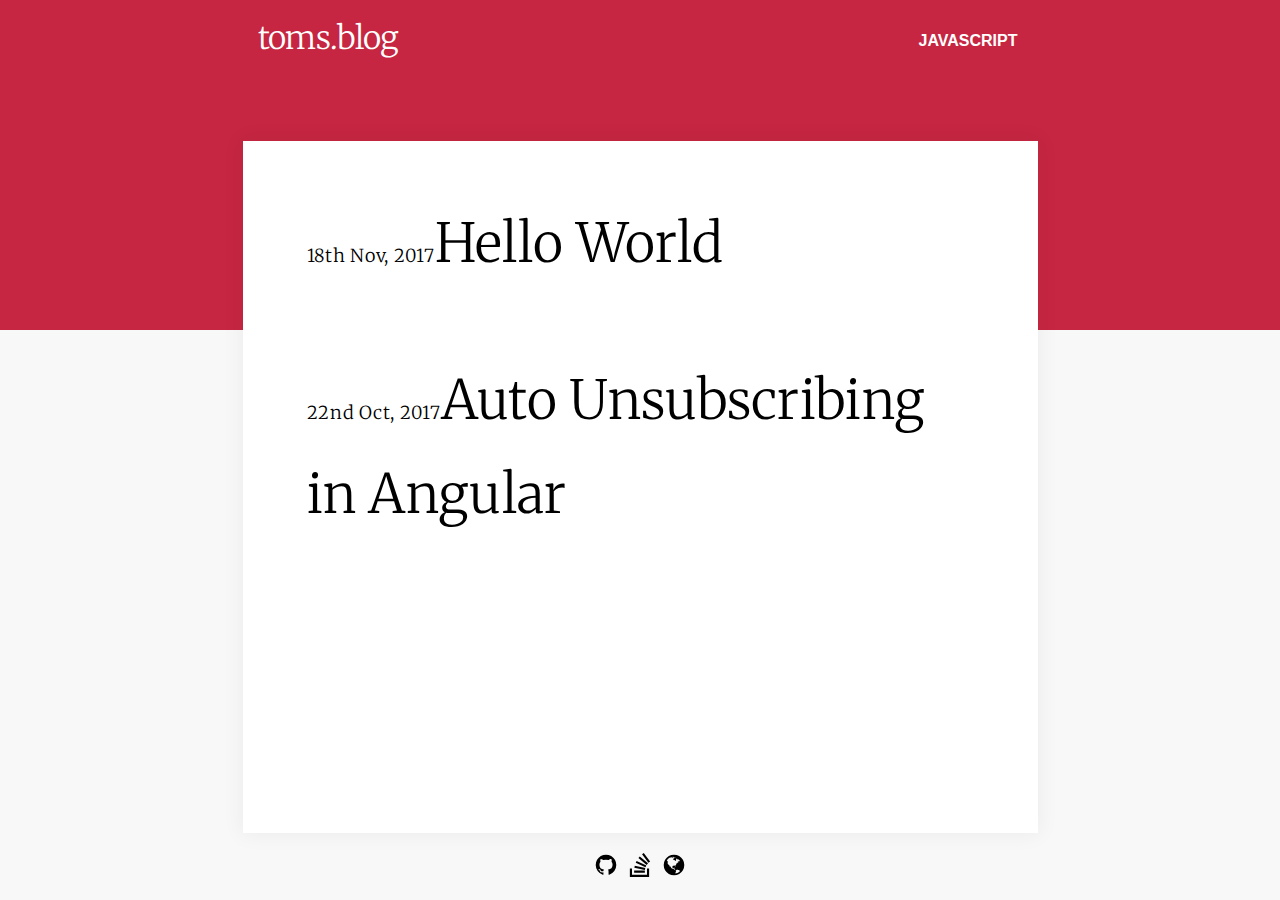
<file: archives/2017/10/index.html>
<!DOCTYPE html><html lang="en"><head><meta name="viewport" content="width=device-width, initial-scale=1.0"><meta charset="UTF-8"><title>toms.blog</title><meta name="author" content="Tom (jsdevtom)"><meta name="description" content="Read articles about Angular, AI, Rust and JavaScript. Updated regularly and straight to the point."><link rel="canonical" href="https://toms.blog"><link rel="stylesheet" href="/css/normalize.css?__inline=true"><link href="https://fonts.googleapis.com/css?family=Merriweather" rel="stylesheet"><link rel="stylesheet" type="text/css" href="/css/main.css?__inline=true"><link rel="icon" href="/images/favicon_v2.ico"><!-- PWA--><link rel="manifest" href="/manifest.json"><!-- theme-color defines the top bar color--><meta name="theme-color" content="rgb(198, 38, 65)"><!-- Add to home screen for Safari on iOS--><meta name="apple-mobile-web-app-capable" content="yes"><meta name="apple-mobile-web-app-status-bar-style" content="default"><meta name="apple-mobile-web-app-title" content="toms.blog"><link rel="apple-touch-icon" href="/images/favicon_v2.ico"></head><body><div class="header"><h1 class="title"><a href="/">toms.blog</a></h1><ul class="category-list"><li class="category-list-item"><a class="category-list-link" href="/categories/javascript/">JavaScript</a></li></ul></div><div class="red-material"></div><div class="content"><div class="archive"><div class="archive-item"><div><a class="archive-item__link" href="/hello-world/"><span class="archive-item__link__time" datetime="2017-11-18T08:39:07.624Z">18th Nov, 2017</span><span class="archive-item__link__title">Hello World</span></a></div></div><div class="archive-item"><div><a class="archive-item__link" href="/auto-unsubscribing-in-angular/"><span class="archive-item__link__time" datetime="2017-10-22T21:40:40.000Z">22nd Oct, 2017</span><span class="archive-item__link__title">Auto Unsubscribing in Angular</span></a></div></div></div></div><div class="footer"><a href="https://github.com/jsdevtom" target="_blank" rel="noopener"><img class="icon-links" src="/images/icons/github.svg" alt="Tom on GitHub"></a><a href="https://stackoverflow.com/users/5950725/tom" target="_blank" rel="noopener"><img class="icon-links" src="/images/icons/stack-overflow.svg" alt="Tom on Stack Overflow"></a><a href="https://jsdevtom.com" target="_blank" rel="noopener"><img class="icon-links" src="/images/icons/globe.svg" alt="Tom's Website"></a></div><script async defer src="/js/scrollFade.js"></script></body></html>
</file>
<file: css/main.css>
.content,.content-width,.header{width:100%;max-width:795px}@media screen and (min-width:90%){.content,.content-width,.header{width:90%}}.code-block,.highlight,pre{overflow:auto;margin:20px -5vw;padding:15px;font-size:1em;color:#4d4d4c;background:#f7f7f7;line-height:1em}code,pre{font-family:"Courier New",monospace}code{padding:2px 4px;word-wrap:break-all;color:#4d4d4c;background:#f7f7f7;border-radius:inherit;font-size:1em}pre code{padding:0;color:#4d4d4c;background:0 0;text-shadow:none}.highlight{margin-left:-5vw;margin-right:-5vw}.highlight pre{border:none;margin:0;padding:1px}.highlight table{margin:0;width:auto;border:none}.highlight td{border:none;padding:0}.highlight figcaption{font-size:1em;color:#4d4d4c;line-height:1em;margin-bottom:1em}.highlight figcaption:after{content:"";display:table;clear:both}.highlight figcaption a{float:right;color:#4d4d4c}.highlight figcaption a:hover{border-bottom-color:#4d4d4c}.highlight .gutter pre{color:rgba(77,77,76,.2);text-align:right;padding-right:20px}.highlight .line{height:20px}.gutter{-webkit-user-select:none;-moz-user-select:none;-ms-user-select:none;user-select:none}.gist table{width:auto}.gist table td{border:none}pre .deletion{background:#fdd}pre .addition{background:#dfd}pre .meta{color:#8959a8}pre .comment{color:#8e908c}pre .attribute,pre .css .class,pre .css .id,pre .css .pseudo,pre .html .doctype,pre .regexp,pre .ruby .constant,pre .tag,pre .variable,pre .xml .doctype,pre .xml .pi,pre .xml .tag .title{color:#c82829}pre .built_in,pre .builtin-name,pre .command,pre .constant,pre .literal,pre .number,pre .params,pre .preprocessor{color:#f5871f}pre .css .rules .attribute,pre .formula,pre .header,pre .inheritance,pre .number,pre .ruby .class .title,pre .ruby .symbol,pre .special,pre .string,pre .value,pre .xml .cdata{color:#718c00}pre .css .hexcolor,pre .title{color:#3e999f}pre .coffeescript .title,pre .function,pre .javascript .title,pre .perl .sub,pre .python .decorator,pre .python .title,pre .ruby .function .title,pre .ruby .title .keyword{color:#4271ae}pre .javascript .function,pre .keyword{color:#8959a8}.archive{max-width:810px;margin:0 auto}.archive-item{margin-bottom:3.5em}.archive-item p{margin-top:0}.archive-item__link{color:#000;text-decoration:none}.archive-item__link__time{letter-spacing:.04em;display:inline-block;width:auto}.archive-item__link__title{font-size:3em;margin-top:0;margin-bottom:.5em;word-break:break-word}.footer{width:100%;padding-top:20px;padding-bottom:20px;display:flex;justify-content:center}.footer a:not(:last-child){margin-right:10px}.footer .icon-links{width:24px;height:auto}.header{top:0;margin:0 auto;position:sticky;color:#fff;display:flex;flex-direction:column;text-align:center;padding:0 15px}.header a{text-decoration:none;color:inherit}.header h1{font-size:2em;margin:.67em 0 .335em}.header ul{display:flex;flex-wrap:wrap;justify-content:center;list-style:none;margin:0;padding:0;align-items:center}.header ul li{margin-left:1em;margin-top:1em}.header .category-list-link{display:inline-block;padding:5px;font-family:sans-serif;text-transform:uppercase;font-weight:700}.header .category-list-link.current{border-bottom:2px solid #fff}@media screen and (min-width:550px){.header{flex-direction:row}.header ul{margin:0 0 0 auto}}h1{font-size:50px;font-weight:200;line-height:1.0625;letter-spacing:-.02em}h2{font-size:42px;line-height:1.07885;letter-spacing:-.016em;font-weight:200;margin-bottom:.4em}h3{font-size:36px;line-height:1.1;letter-spacing:-.008em;font-weight:300;margin-top:75px}h4{font-size:32px;line-height:1.1;letter-spacing:-.008em;font-weight:300;margin-bottom:15px}h5{font-size:26px;line-height:1.1;letter-spacing:-.008em;font-weight:400}h6{font-size:22px;line-height:1.1;letter-spacing:-.008em;font-weight:400}iframe.stackblitz{width:calc(100% + 10vw);margin:0 -5vw;height:600px;border:none}.post-content{margin-top:50px}.post-title-wrapper{text-align:center;margin-bottom:2%;margin-top:0}.post-title{color:#000;text-decoration:none;margin-top:0;word-break:break-word}.post-date{margin-top:-20px;padding-bottom:10px;text-align:center}.post-item img{display:block;max-width:100%;margin-left:auto;margin-right:auto}.red-material{width:100%;height:330px;background:#c62641;position:absolute;z-index:-1}.toc{margin:0 -5vw;background-color:#c62641;padding:18px 5vw;color:#fff}.toc a{color:#fff}.table-of-contents-header{margin-bottom:.83em}*{box-sizing:border-box}body{font-family:Merriweather,serif;-webkit-font-smoothing:antialiased;display:flex;flex-flow:column;min-height:100vh;background-color:#f8f8f8;overflow-x:hidden}a{color:#000}.paper-title{text-transform:uppercase;color:#333;font-family:sans-serif;font-size:1rem;font-weight:700;text-align:center;margin:0 0 20px;padding-bottom:30px;position:relative}.paper-title:after{content:"";height:1px;width:50px;position:absolute;bottom:0;left:50%;margin-left:-25px;background:#333;background:rgba(51,51,51,.2)}.content{flex:1;font-size:18px;line-height:1.7375;letter-spacing:.018em;font-weight:300;margin:1.34rem auto 0;padding:56px 5%;background-color:#fff;color:#000;box-shadow:0 0 20px 2px rgba(0,0,0,.05);z-index:1}@media screen and (min-width:550px){.content{margin-top:75px}}
</file>
